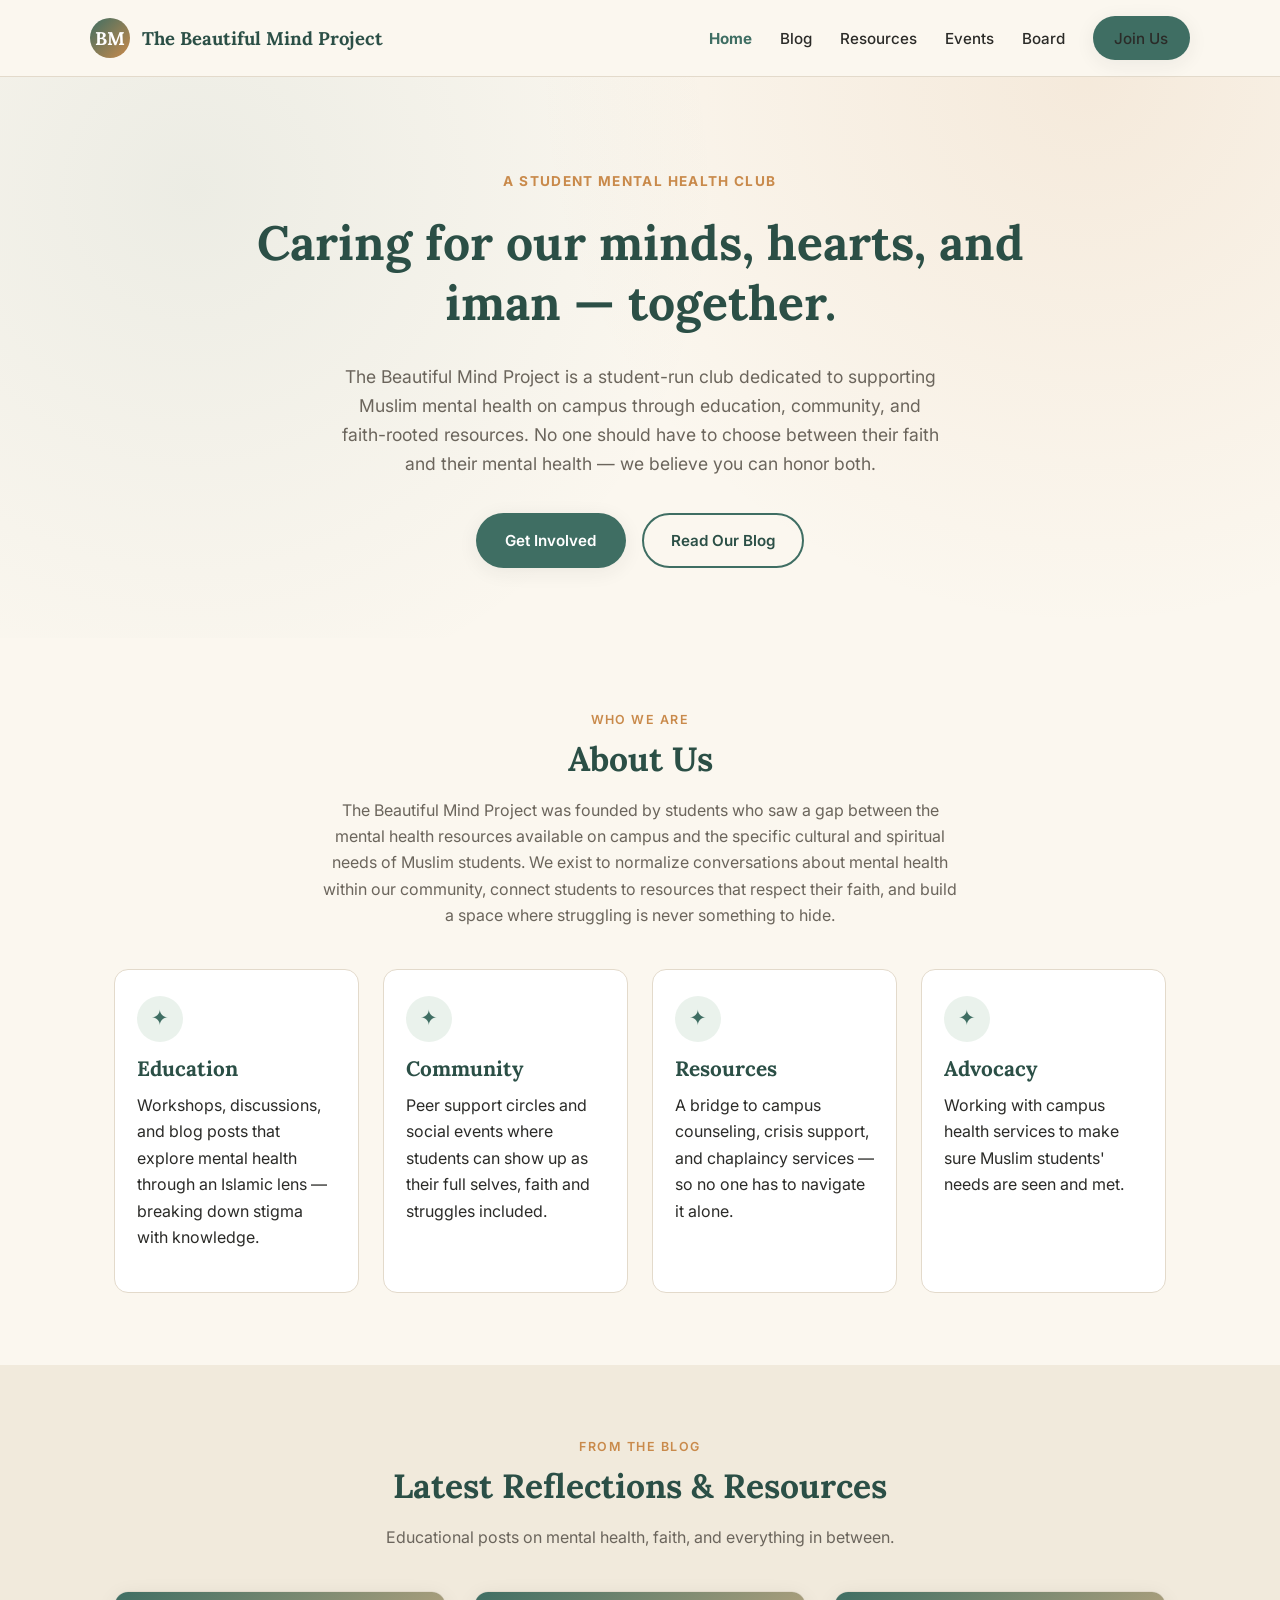
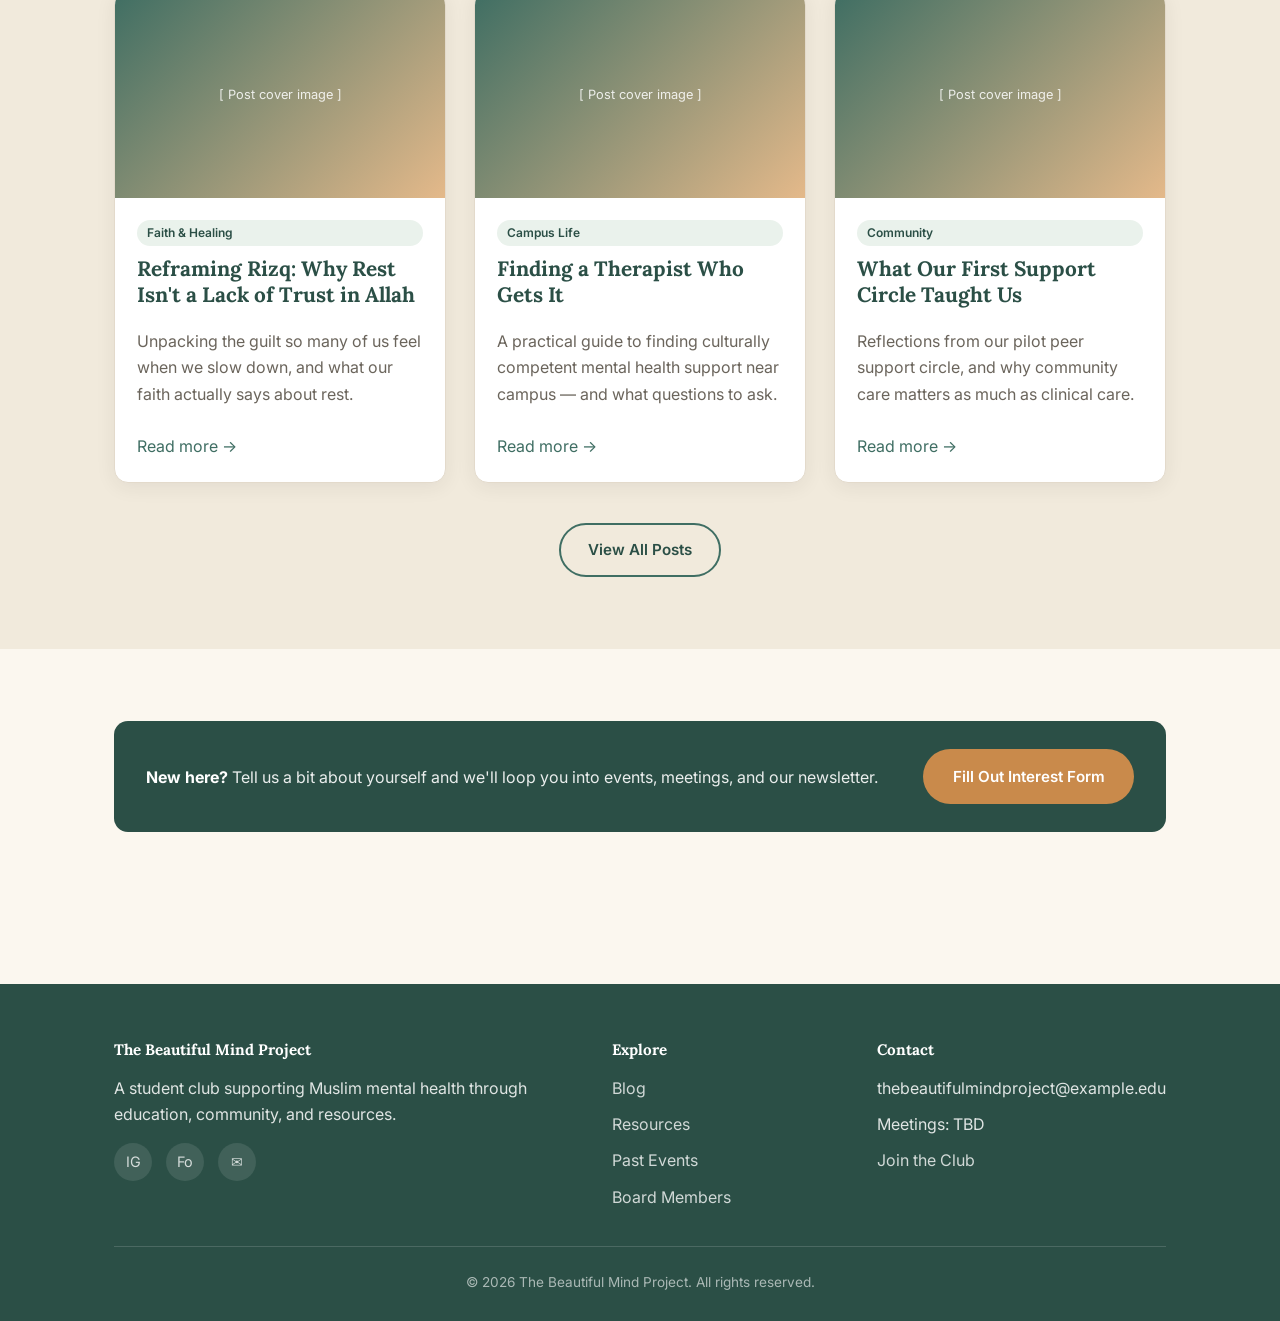
<file: index.html>
<!DOCTYPE html>
<html lang="en">
<head>
<meta charset="UTF-8">
<meta name="viewport" content="width=device-width, initial-scale=1.0">
<title>The Beautiful Mind Project</title>
<meta name="description" content="The Beautiful Mind Project is a student club supporting Muslim mental health through education, community, and faith-centered resources.">
<link rel="preconnect" href="https://fonts.googleapis.com">
<link href="https://fonts.googleapis.com/css2?family=Lora:wght@500;600;700&family=Inter:wght@400;500;600;700&display=swap" rel="stylesheet">
<link rel="stylesheet" href="css/style.css">
</head>
<body>

<header class="site-header">
  <div class="container nav">
    <a href="index.html" class="brand">
      <span class="brand-mark">BM</span>
      The Beautiful Mind Project
    </a>
    <button class="nav-toggle" aria-label="Toggle menu">
      <span></span><span></span><span></span>
    </button>
    <ul class="nav-links">
      <li><a href="index.html" class="active">Home</a></li>
      <li><a href="blog.html">Blog</a></li>
      <li><a href="resources.html">Resources</a></li>
      <li><a href="events.html">Events</a></li>
      <li><a href="board.html">Board</a></li>
      <li><a href="interest-form.html" class="btn btn-primary" style="padding:0.5em 1.3em;">Join Us</a></li>
    </ul>
  </div>
</header>

<section class="hero">
  <div class="container">
    <span class="hero-eyebrow">A student mental health club</span>
    <h1>Caring for our minds, hearts, and iman — together.</h1>
    <p class="hero-sub">
      The Beautiful Mind Project is a student-run club dedicated to supporting Muslim mental
      health on campus through education, community, and faith-rooted resources. No one should
      have to choose between their faith and their mental health — we believe you can honor both.
    </p>
    <div class="hero-actions">
      <a href="interest-form.html" class="btn btn-primary">Get Involved</a>
      <a href="blog.html" class="btn btn-outline">Read Our Blog</a>
    </div>
  </div>
</section>

<section class="section">
  <div class="container">
    <div class="section-header">
      <span class="section-eyebrow">Who We Are</span>
      <h2>About Us</h2>
      <p>
        <!-- PLACEHOLDER: replace with your club's real founding story / mission statement -->
        The Beautiful Mind Project was founded by students who saw a gap between the mental
        health resources available on campus and the specific cultural and spiritual needs of
        Muslim students. We exist to normalize conversations about mental health within our
        community, connect students to resources that respect their faith, and build a space
        where struggling is never something to hide.
      </p>
    </div>

    <div class="pillars">
      <div class="pillar">
        <div class="pillar-icon">✦</div>
        <h3>Education</h3>
        <p>Workshops, discussions, and blog posts that explore mental health through an
        Islamic lens — breaking down stigma with knowledge.</p>
      </div>
      <div class="pillar">
        <div class="pillar-icon">✦</div>
        <h3>Community</h3>
        <p>Peer support circles and social events where students can show up as their full
        selves, faith and struggles included.</p>
      </div>
      <div class="pillar">
        <div class="pillar-icon">✦</div>
        <h3>Resources</h3>
        <p>A bridge to campus counseling, crisis support, and chaplaincy services — so no one
        has to navigate it alone.</p>
      </div>
      <div class="pillar">
        <div class="pillar-icon">✦</div>
        <h3>Advocacy</h3>
        <p>Working with campus health services to make sure Muslim students' needs are seen
        and met.</p>
      </div>
    </div>
  </div>
</section>

<section class="section section-alt">
  <div class="container">
    <div class="section-header">
      <span class="section-eyebrow">From the Blog</span>
      <h2>Latest Reflections &amp; Resources</h2>
      <p>Educational posts on mental health, faith, and everything in between.</p>
    </div>
    <div class="grid">
      <div class="card">
        <div class="card-img">[ Post cover image ]</div>
        <div class="card-body">
          <span class="post-tag">Faith &amp; Healing</span>
          <h3>Reframing Rizq: Why Rest Isn't a Lack of Trust in Allah</h3>
          <p class="post-excerpt">Unpacking the guilt so many of us feel when we slow down,
          and what our faith actually says about rest.</p>
          <a href="blog-post-1.html">Read more →</a>
        </div>
      </div>
      <div class="card">
        <div class="card-img">[ Post cover image ]</div>
        <div class="card-body">
          <span class="post-tag">Campus Life</span>
          <h3>Finding a Therapist Who Gets It</h3>
          <p class="post-excerpt">A practical guide to finding culturally competent mental
          health support near campus — and what questions to ask.</p>
          <a href="blog-post-2.html">Read more →</a>
        </div>
      </div>
      <div class="card">
        <div class="card-img">[ Post cover image ]</div>
        <div class="card-body">
          <span class="post-tag">Community</span>
          <h3>What Our First Support Circle Taught Us</h3>
          <p class="post-excerpt">Reflections from our pilot peer support circle, and why
          community care matters as much as clinical care.</p>
          <a href="blog-post-3.html">Read more →</a>
        </div>
      </div>
    </div>
    <div style="text-align:center; margin-top:40px;">
      <a href="blog.html" class="btn btn-outline">View All Posts</a>
    </div>
  </div>
</section>

<section class="section">
  <div class="container">
    <div class="callout">
      <p><strong>New here?</strong> Tell us a bit about yourself and we'll loop you into events,
      meetings, and our newsletter.</p>
      <a href="interest-form.html" class="btn btn-secondary">Fill Out Interest Form</a>
    </div>
  </div>
</section>

<footer class="site-footer">
  <div class="container">
    <div class="footer-grid">
      <div>
        <h4>The Beautiful Mind Project</h4>
        <p>A student club supporting Muslim mental health through education, community,
        and resources. <!-- PLACEHOLDER: add campus/university name --></p>
        <div class="social-row">
          <a href="#" aria-label="Instagram"><!-- PLACEHOLDER: real Instagram link -->IG</a>
          <a href="#" aria-label="Discord / Forum"><!-- PLACEHOLDER: real Discord/forum link -->Fo</a>
          <a href="mailto:thebeautifulmindproject@example.edu" aria-label="Email">✉</a>
        </div>
      </div>
      <div>
        <h4>Explore</h4>
        <ul class="footer-links">
          <li><a href="blog.html">Blog</a></li>
          <li><a href="resources.html">Resources</a></li>
          <li><a href="events.html">Past Events</a></li>
          <li><a href="board.html">Board Members</a></li>
        </ul>
      </div>
      <div>
        <h4>Contact</h4>
        <ul class="footer-links">
          <li><!-- PLACEHOLDER: real contact email -->thebeautifulmindproject@example.edu</li>
          <li><!-- PLACEHOLDER: meeting time/location -->Meetings: TBD</li>
          <li><a href="interest-form.html">Join the Club</a></li>
        </ul>
      </div>
    </div>
    <div class="footer-bottom">
      © 2026 The Beautiful Mind Project. All rights reserved.
    </div>
  </div>
</footer>

<script src="js/main.js"></script>
</body>
</html>
</file>
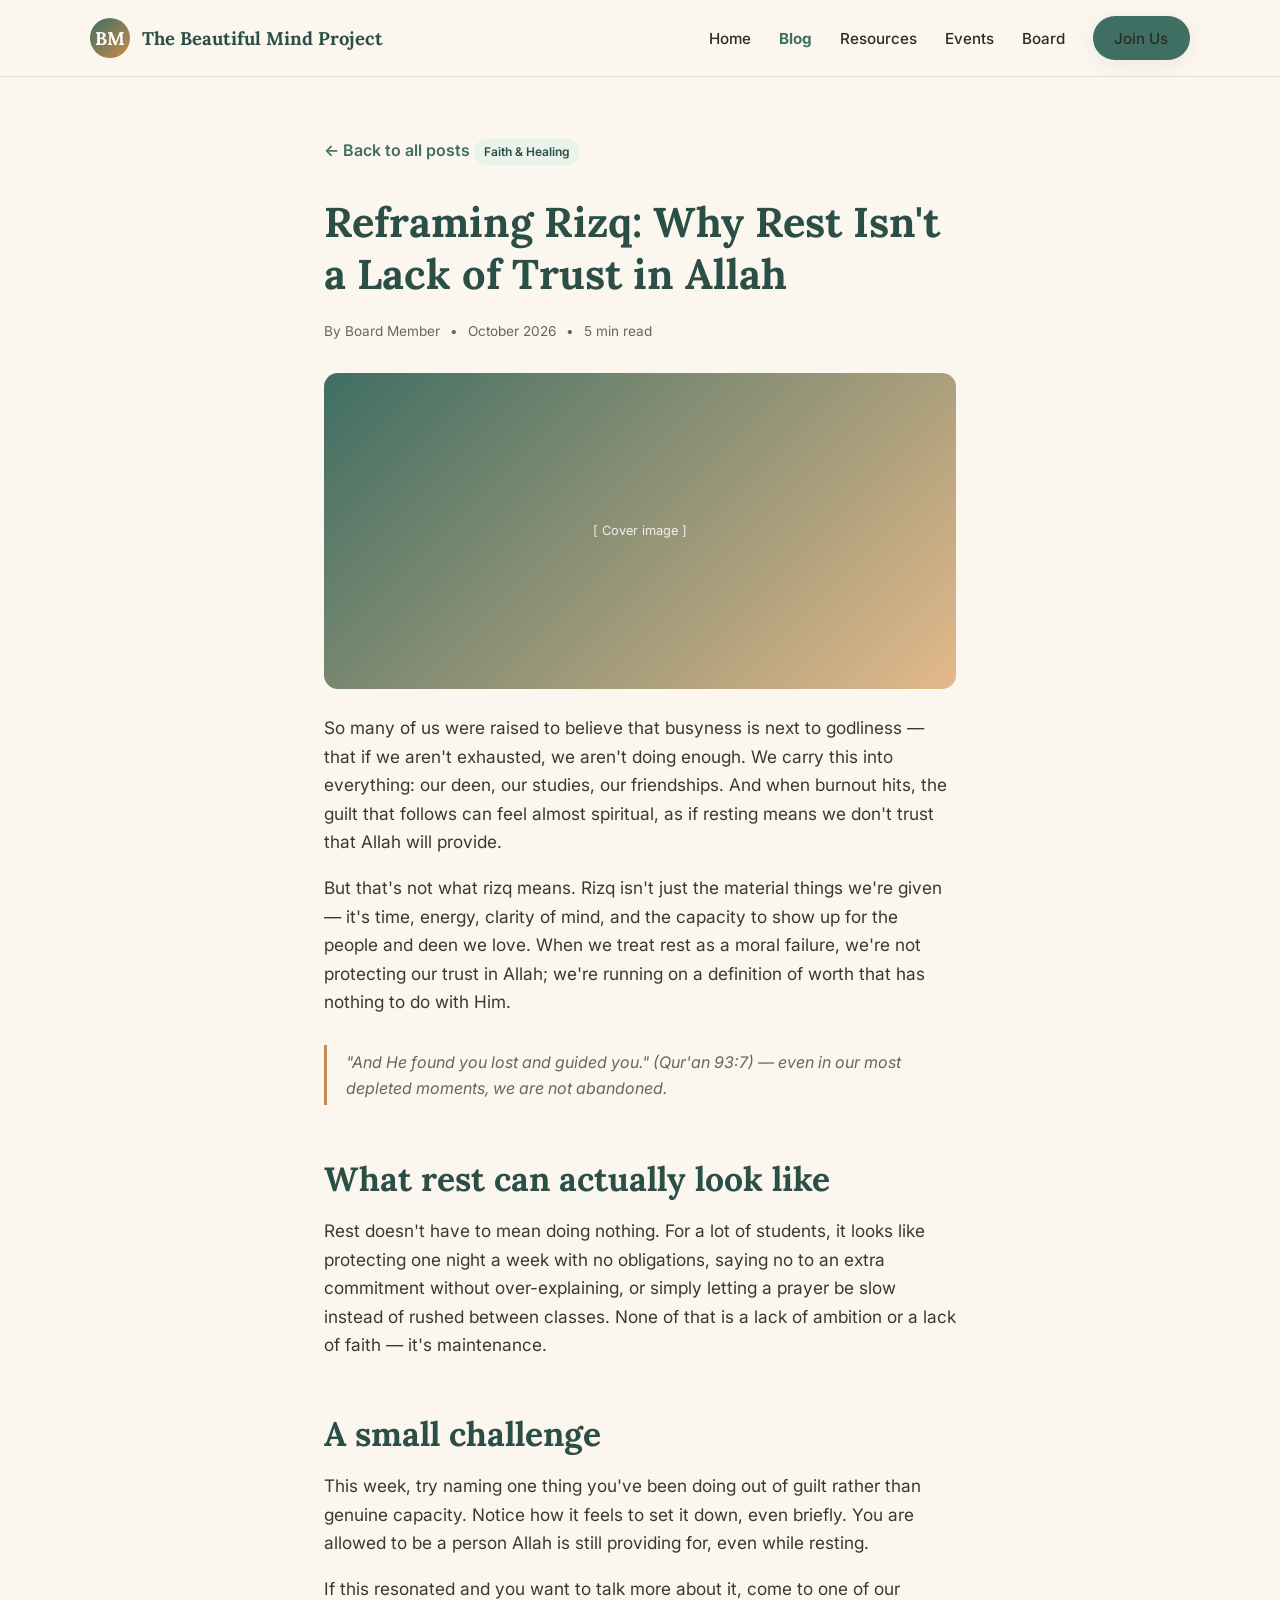
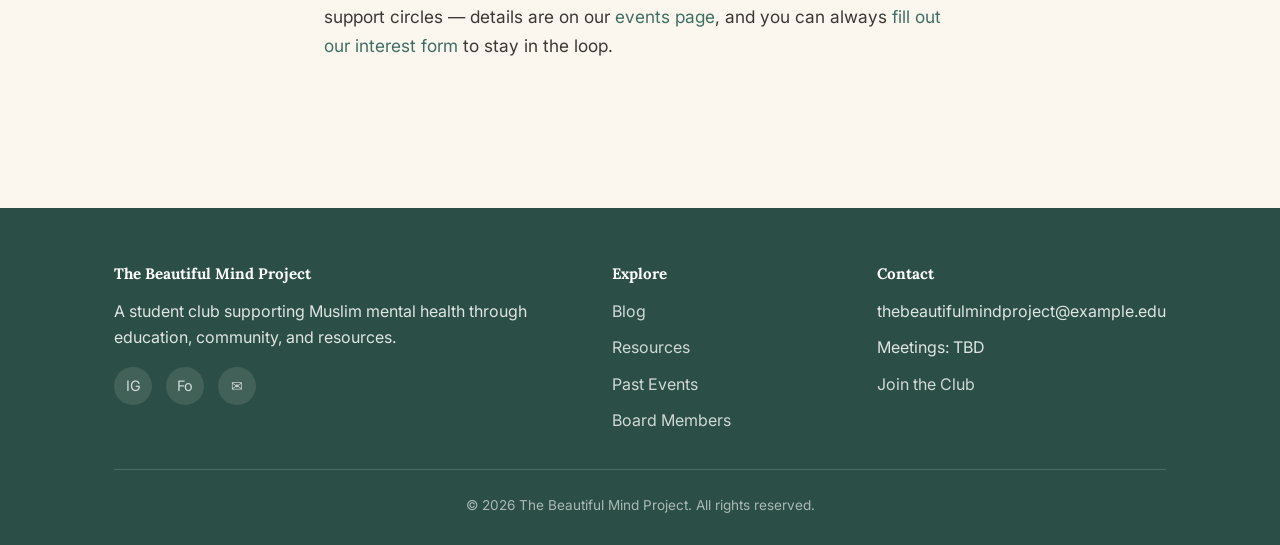
<file: blog-post-1.html>
<!DOCTYPE html>
<html lang="en">
<head>
<meta charset="UTF-8">
<meta name="viewport" content="width=device-width, initial-scale=1.0">
<title>Reframing Rizq — The Beautiful Mind Project</title>
<link rel="preconnect" href="https://fonts.googleapis.com">
<link href="https://fonts.googleapis.com/css2?family=Lora:wght@500;600;700&family=Inter:wght@400;500;600;700&display=swap" rel="stylesheet">
<link rel="stylesheet" href="css/style.css">
</head>
<body>

<header class="site-header">
  <div class="container nav">
    <a href="index.html" class="brand">
      <span class="brand-mark">BM</span>
      The Beautiful Mind Project
    </a>
    <button class="nav-toggle" aria-label="Toggle menu">
      <span></span><span></span><span></span>
    </button>
    <ul class="nav-links">
      <li><a href="index.html">Home</a></li>
      <li><a href="blog.html" class="active">Blog</a></li>
      <li><a href="resources.html">Resources</a></li>
      <li><a href="events.html">Events</a></li>
      <li><a href="board.html">Board</a></li>
      <li><a href="interest-form.html" class="btn btn-primary" style="padding:0.5em 1.3em;">Join Us</a></li>
    </ul>
  </div>
</header>

<article class="post-article">
  <a href="blog.html" class="back-link">← Back to all posts</a>
  <span class="post-tag">Faith &amp; Healing</span>
  <h1>Reframing Rizq: Why Rest Isn't a Lack of Trust in Allah</h1>
  <div class="post-meta"><span>By Board Member</span><span>•</span><span>October 2026</span><span>•</span><span>5 min read</span></div>

  <div class="card-img cover-placeholder">[ Cover image ]</div>

  <p>
    <!-- PLACEHOLDER COPY: replace this entire post with your own writing -->
    So many of us were raised to believe that busyness is next to godliness — that if we aren't
    exhausted, we aren't doing enough. We carry this into everything: our deen, our studies, our
    friendships. And when burnout hits, the guilt that follows can feel almost spiritual, as if
    resting means we don't trust that Allah will provide.
  </p>
  <p>
    But that's not what rizq means. Rizq isn't just the material things we're given — it's time,
    energy, clarity of mind, and the capacity to show up for the people and deen we love. When we
    treat rest as a moral failure, we're not protecting our trust in Allah; we're running on a
    definition of worth that has nothing to do with Him.
  </p>
  <blockquote>
    "And He found you lost and guided you." (Qur'an 93:7) — even in our most depleted moments, we
    are not abandoned.
  </blockquote>
  <h2>What rest can actually look like</h2>
  <p>
    Rest doesn't have to mean doing nothing. For a lot of students, it looks like protecting one
    night a week with no obligations, saying no to an extra commitment without over-explaining,
    or simply letting a prayer be slow instead of rushed between classes. None of that is a lack
    of ambition or a lack of faith — it's maintenance.
  </p>
  <h2>A small challenge</h2>
  <p>
    This week, try naming one thing you've been doing out of guilt rather than genuine capacity.
    Notice how it feels to set it down, even briefly. You are allowed to be a person Allah is
    still providing for, even while resting.
  </p>
  <p>
    If this resonated and you want to talk more about it, come to one of our support circles —
    details are on our <a href="events.html">events page</a>, and you can always
    <a href="interest-form.html">fill out our interest form</a> to stay in the loop.
  </p>
</article>

<footer class="site-footer">
  <div class="container">
    <div class="footer-grid">
      <div>
        <h4>The Beautiful Mind Project</h4>
        <p>A student club supporting Muslim mental health through education, community,
        and resources.</p>
        <div class="social-row">
          <a href="#" aria-label="Instagram">IG</a>
          <a href="#" aria-label="Discord / Forum">Fo</a>
          <a href="mailto:thebeautifulmindproject@example.edu" aria-label="Email">✉</a>
        </div>
      </div>
      <div>
        <h4>Explore</h4>
        <ul class="footer-links">
          <li><a href="blog.html">Blog</a></li>
          <li><a href="resources.html">Resources</a></li>
          <li><a href="events.html">Past Events</a></li>
          <li><a href="board.html">Board Members</a></li>
        </ul>
      </div>
      <div>
        <h4>Contact</h4>
        <ul class="footer-links">
          <li>thebeautifulmindproject@example.edu</li>
          <li>Meetings: TBD</li>
          <li><a href="interest-form.html">Join the Club</a></li>
        </ul>
      </div>
    </div>
    <div class="footer-bottom">
      © 2026 The Beautiful Mind Project. All rights reserved.
    </div>
  </div>
</footer>

<script src="js/main.js"></script>
</body>
</html>
</file>
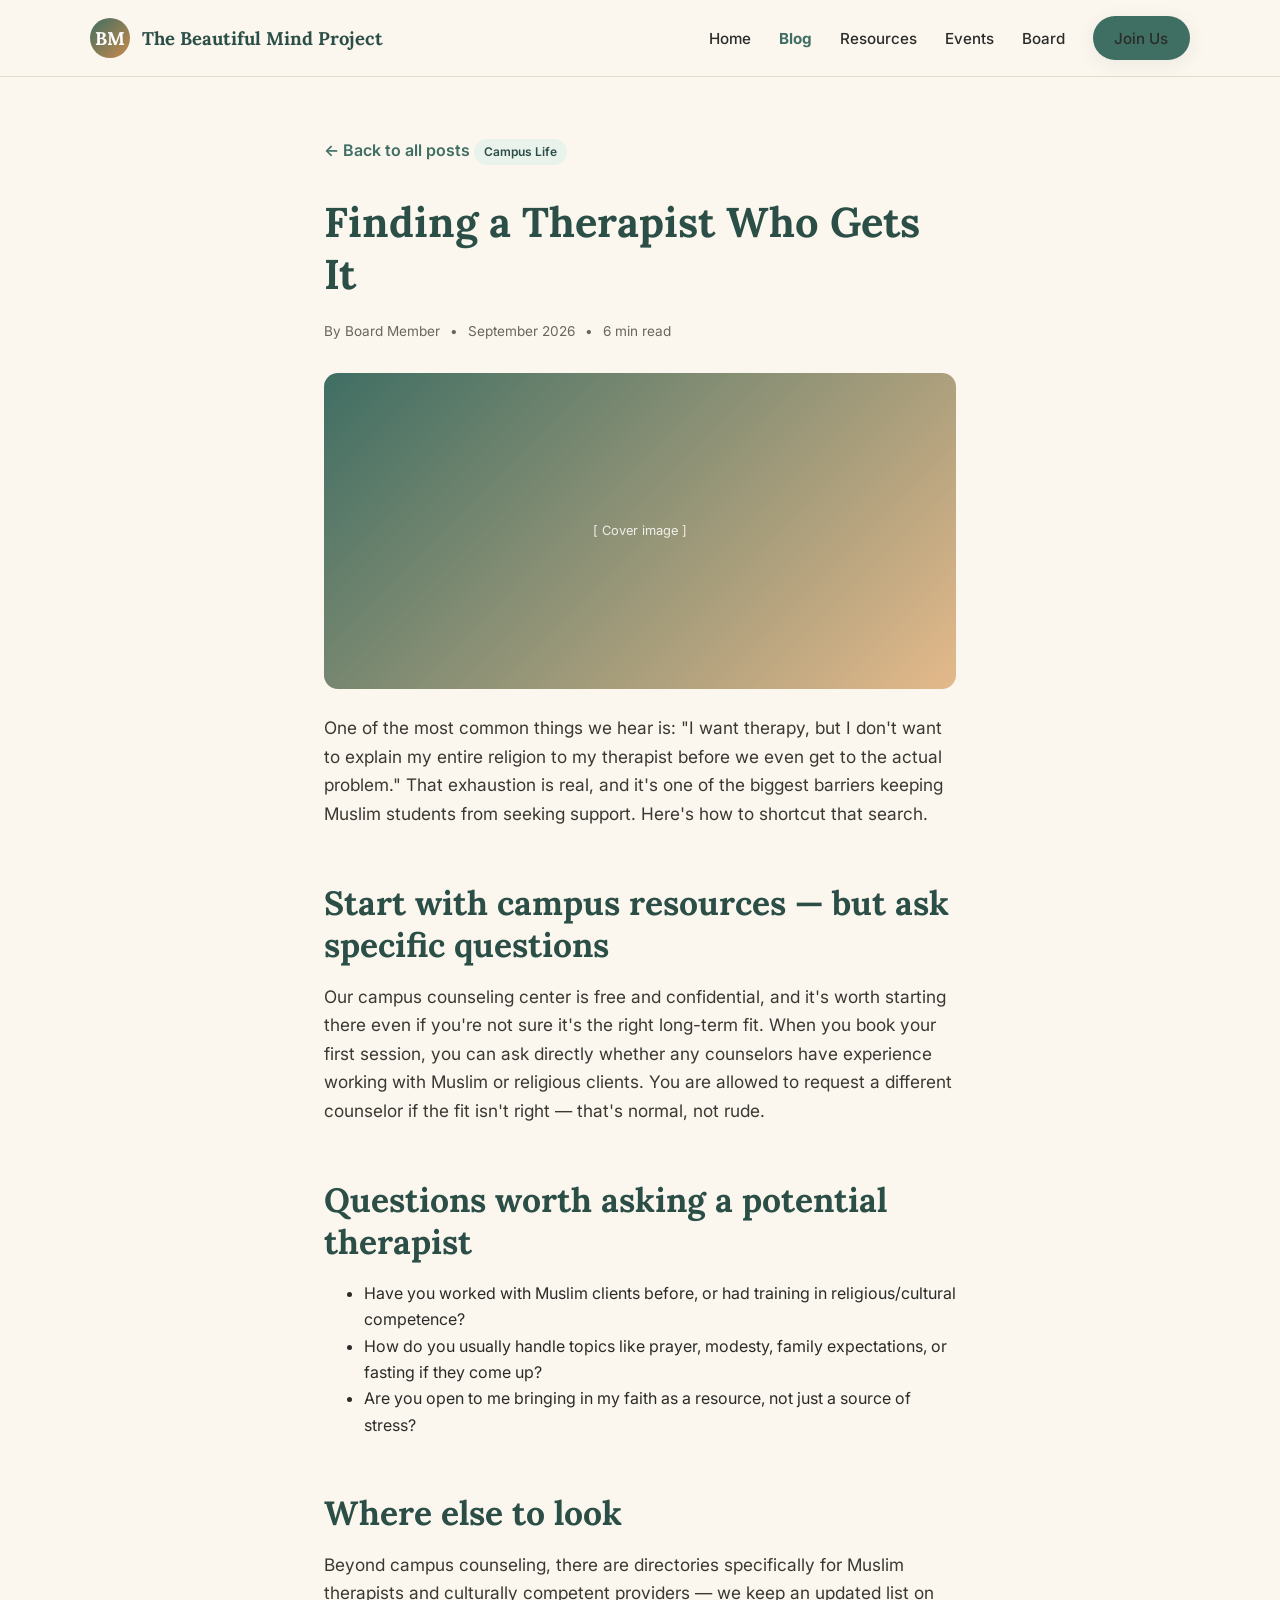
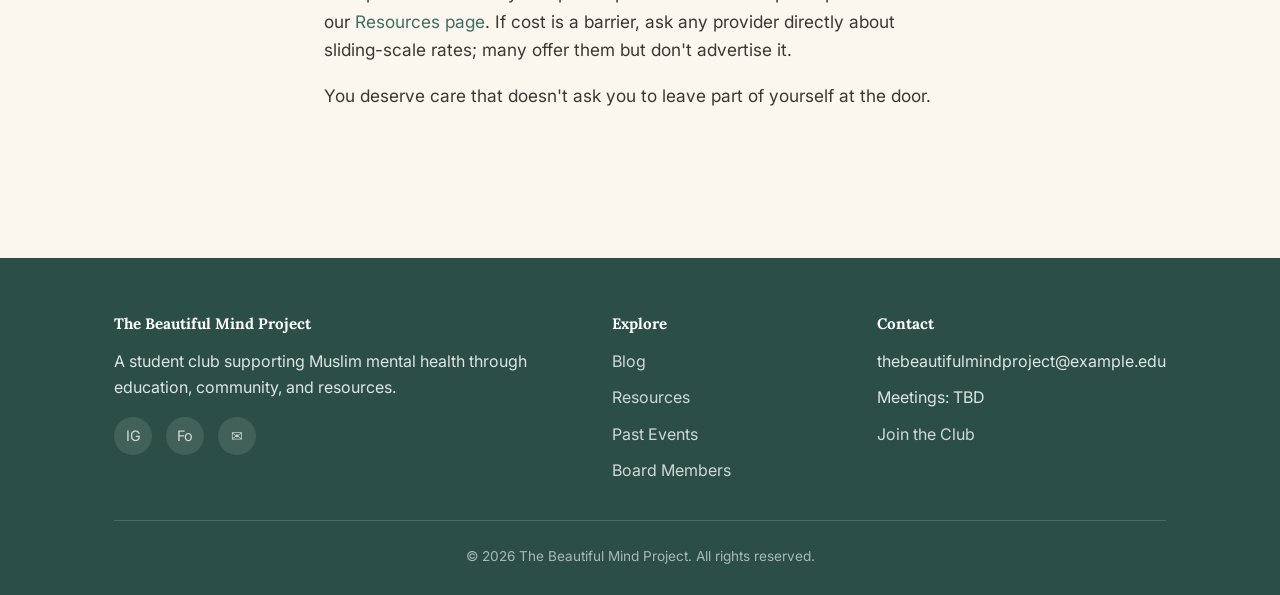
<file: blog-post-2.html>
<!DOCTYPE html>
<html lang="en">
<head>
<meta charset="UTF-8">
<meta name="viewport" content="width=device-width, initial-scale=1.0">
<title>Finding a Therapist Who Gets It — The Beautiful Mind Project</title>
<link rel="preconnect" href="https://fonts.googleapis.com">
<link href="https://fonts.googleapis.com/css2?family=Lora:wght@500;600;700&family=Inter:wght@400;500;600;700&display=swap" rel="stylesheet">
<link rel="stylesheet" href="css/style.css">
</head>
<body>

<header class="site-header">
  <div class="container nav">
    <a href="index.html" class="brand">
      <span class="brand-mark">BM</span>
      The Beautiful Mind Project
    </a>
    <button class="nav-toggle" aria-label="Toggle menu">
      <span></span><span></span><span></span>
    </button>
    <ul class="nav-links">
      <li><a href="index.html">Home</a></li>
      <li><a href="blog.html" class="active">Blog</a></li>
      <li><a href="resources.html">Resources</a></li>
      <li><a href="events.html">Events</a></li>
      <li><a href="board.html">Board</a></li>
      <li><a href="interest-form.html" class="btn btn-primary" style="padding:0.5em 1.3em;">Join Us</a></li>
    </ul>
  </div>
</header>

<article class="post-article">
  <a href="blog.html" class="back-link">← Back to all posts</a>
  <span class="post-tag">Campus Life</span>
  <h1>Finding a Therapist Who Gets It</h1>
  <div class="post-meta"><span>By Board Member</span><span>•</span><span>September 2026</span><span>•</span><span>6 min read</span></div>

  <div class="card-img cover-placeholder">[ Cover image ]</div>

  <p>
    <!-- PLACEHOLDER COPY: replace this entire post with your own writing -->
    One of the most common things we hear is: "I want therapy, but I don't want to explain my
    entire religion to my therapist before we even get to the actual problem." That exhaustion is
    real, and it's one of the biggest barriers keeping Muslim students from seeking support. Here's
    how to shortcut that search.
  </p>
  <h2>Start with campus resources — but ask specific questions</h2>
  <p>
    Our campus counseling center is free and confidential, and it's worth starting there even if
    you're not sure it's the right long-term fit. When you book your first session, you can ask
    directly whether any counselors have experience working with Muslim or religious clients. You
    are allowed to request a different counselor if the fit isn't right — that's normal, not rude.
  </p>
  <h2>Questions worth asking a potential therapist</h2>
  <ul>
    <li>Have you worked with Muslim clients before, or had training in religious/cultural competence?</li>
    <li>How do you usually handle topics like prayer, modesty, family expectations, or fasting if they come up?</li>
    <li>Are you open to me bringing in my faith as a resource, not just a source of stress?</li>
  </ul>
  <h2>Where else to look</h2>
  <p>
    Beyond campus counseling, there are directories specifically for Muslim therapists and
    culturally competent providers — we keep an updated list on our
    <a href="resources.html">Resources page</a>. If cost is a barrier, ask any provider directly
    about sliding-scale rates; many offer them but don't advertise it.
  </p>
  <p>
    You deserve care that doesn't ask you to leave part of yourself at the door.
  </p>
</article>

<footer class="site-footer">
  <div class="container">
    <div class="footer-grid">
      <div>
        <h4>The Beautiful Mind Project</h4>
        <p>A student club supporting Muslim mental health through education, community,
        and resources.</p>
        <div class="social-row">
          <a href="#" aria-label="Instagram">IG</a>
          <a href="#" aria-label="Discord / Forum">Fo</a>
          <a href="mailto:thebeautifulmindproject@example.edu" aria-label="Email">✉</a>
        </div>
      </div>
      <div>
        <h4>Explore</h4>
        <ul class="footer-links">
          <li><a href="blog.html">Blog</a></li>
          <li><a href="resources.html">Resources</a></li>
          <li><a href="events.html">Past Events</a></li>
          <li><a href="board.html">Board Members</a></li>
        </ul>
      </div>
      <div>
        <h4>Contact</h4>
        <ul class="footer-links">
          <li>thebeautifulmindproject@example.edu</li>
          <li>Meetings: TBD</li>
          <li><a href="interest-form.html">Join the Club</a></li>
        </ul>
      </div>
    </div>
    <div class="footer-bottom">
      © 2026 The Beautiful Mind Project. All rights reserved.
    </div>
  </div>
</footer>

<script src="js/main.js"></script>
</body>
</html>
</file>
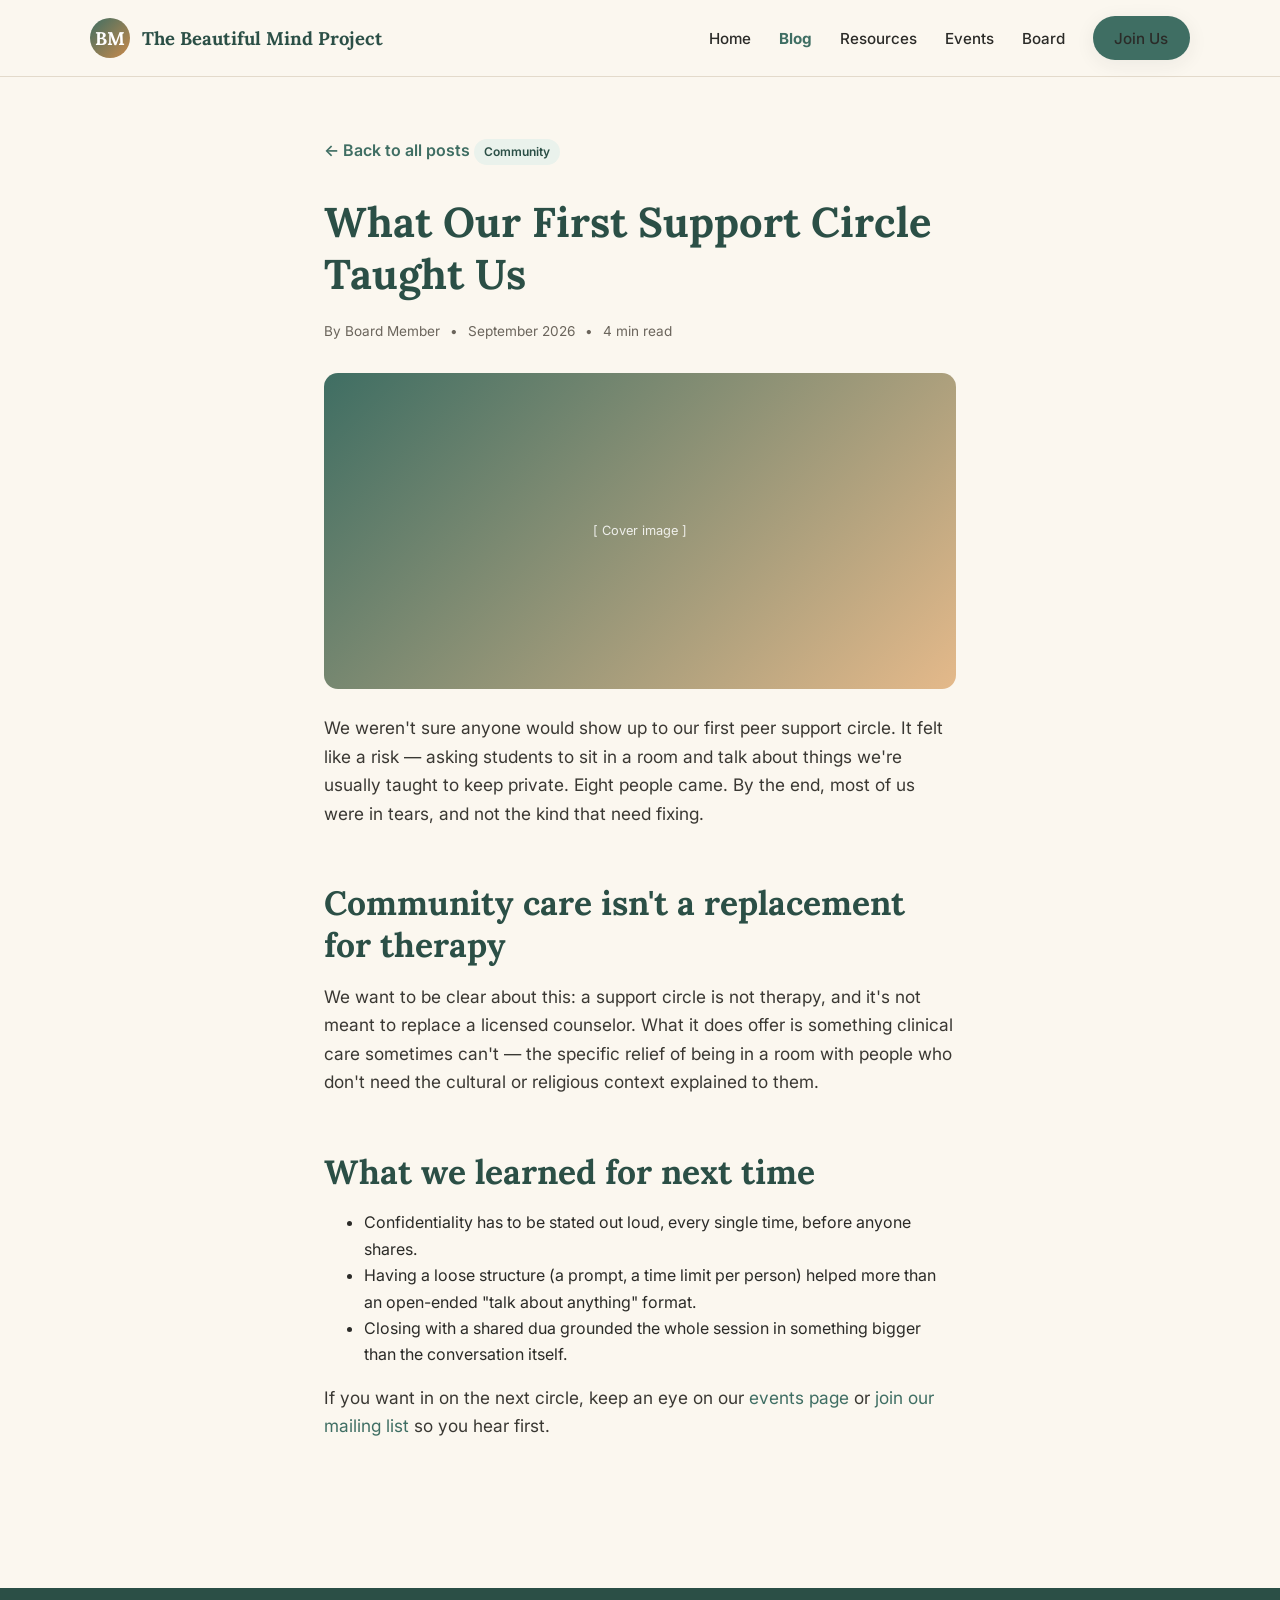
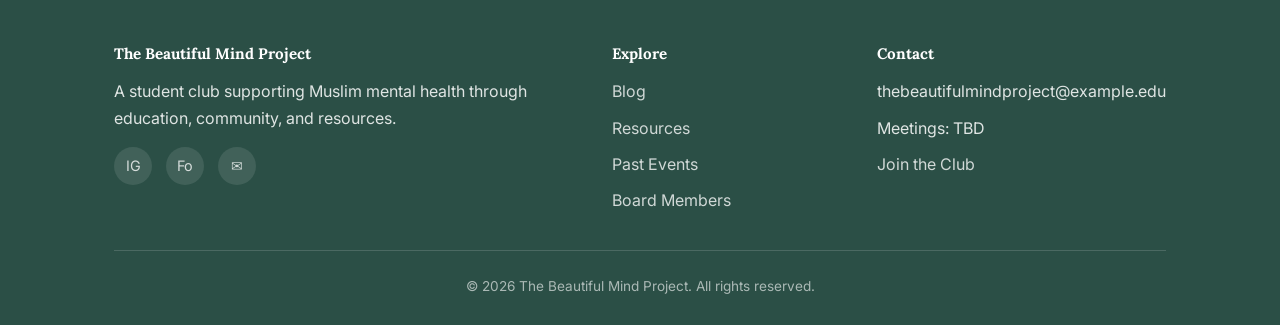
<file: blog-post-3.html>
<!DOCTYPE html>
<html lang="en">
<head>
<meta charset="UTF-8">
<meta name="viewport" content="width=device-width, initial-scale=1.0">
<title>What Our First Support Circle Taught Us — The Beautiful Mind Project</title>
<link rel="preconnect" href="https://fonts.googleapis.com">
<link href="https://fonts.googleapis.com/css2?family=Lora:wght@500;600;700&family=Inter:wght@400;500;600;700&display=swap" rel="stylesheet">
<link rel="stylesheet" href="css/style.css">
</head>
<body>

<header class="site-header">
  <div class="container nav">
    <a href="index.html" class="brand">
      <span class="brand-mark">BM</span>
      The Beautiful Mind Project
    </a>
    <button class="nav-toggle" aria-label="Toggle menu">
      <span></span><span></span><span></span>
    </button>
    <ul class="nav-links">
      <li><a href="index.html">Home</a></li>
      <li><a href="blog.html" class="active">Blog</a></li>
      <li><a href="resources.html">Resources</a></li>
      <li><a href="events.html">Events</a></li>
      <li><a href="board.html">Board</a></li>
      <li><a href="interest-form.html" class="btn btn-primary" style="padding:0.5em 1.3em;">Join Us</a></li>
    </ul>
  </div>
</header>

<article class="post-article">
  <a href="blog.html" class="back-link">← Back to all posts</a>
  <span class="post-tag">Community</span>
  <h1>What Our First Support Circle Taught Us</h1>
  <div class="post-meta"><span>By Board Member</span><span>•</span><span>September 2026</span><span>•</span><span>4 min read</span></div>

  <div class="card-img cover-placeholder">[ Cover image ]</div>

  <p>
    <!-- PLACEHOLDER COPY: replace this entire post with your own writing -->
    We weren't sure anyone would show up to our first peer support circle. It felt like a risk —
    asking students to sit in a room and talk about things we're usually taught to keep private.
    Eight people came. By the end, most of us were in tears, and not the kind that need fixing.
  </p>
  <h2>Community care isn't a replacement for therapy</h2>
  <p>
    We want to be clear about this: a support circle is not therapy, and it's not meant to
    replace a licensed counselor. What it does offer is something clinical care sometimes can't —
    the specific relief of being in a room with people who don't need the cultural or religious
    context explained to them.
  </p>
  <h2>What we learned for next time</h2>
  <ul>
    <li>Confidentiality has to be stated out loud, every single time, before anyone shares.</li>
    <li>Having a loose structure (a prompt, a time limit per person) helped more than an
    open-ended "talk about anything" format.</li>
    <li>Closing with a shared dua grounded the whole session in something bigger than the
    conversation itself.</li>
  </ul>
  <p>
    If you want in on the next circle, keep an eye on our <a href="events.html">events page</a> or
    <a href="interest-form.html">join our mailing list</a> so you hear first.
  </p>
</article>

<footer class="site-footer">
  <div class="container">
    <div class="footer-grid">
      <div>
        <h4>The Beautiful Mind Project</h4>
        <p>A student club supporting Muslim mental health through education, community,
        and resources.</p>
        <div class="social-row">
          <a href="#" aria-label="Instagram">IG</a>
          <a href="#" aria-label="Discord / Forum">Fo</a>
          <a href="mailto:thebeautifulmindproject@example.edu" aria-label="Email">✉</a>
        </div>
      </div>
      <div>
        <h4>Explore</h4>
        <ul class="footer-links">
          <li><a href="blog.html">Blog</a></li>
          <li><a href="resources.html">Resources</a></li>
          <li><a href="events.html">Past Events</a></li>
          <li><a href="board.html">Board Members</a></li>
        </ul>
      </div>
      <div>
        <h4>Contact</h4>
        <ul class="footer-links">
          <li>thebeautifulmindproject@example.edu</li>
          <li>Meetings: TBD</li>
          <li><a href="interest-form.html">Join the Club</a></li>
        </ul>
      </div>
    </div>
    <div class="footer-bottom">
      © 2026 The Beautiful Mind Project. All rights reserved.
    </div>
  </div>
</footer>

<script src="js/main.js"></script>
</body>
</html>
</file>
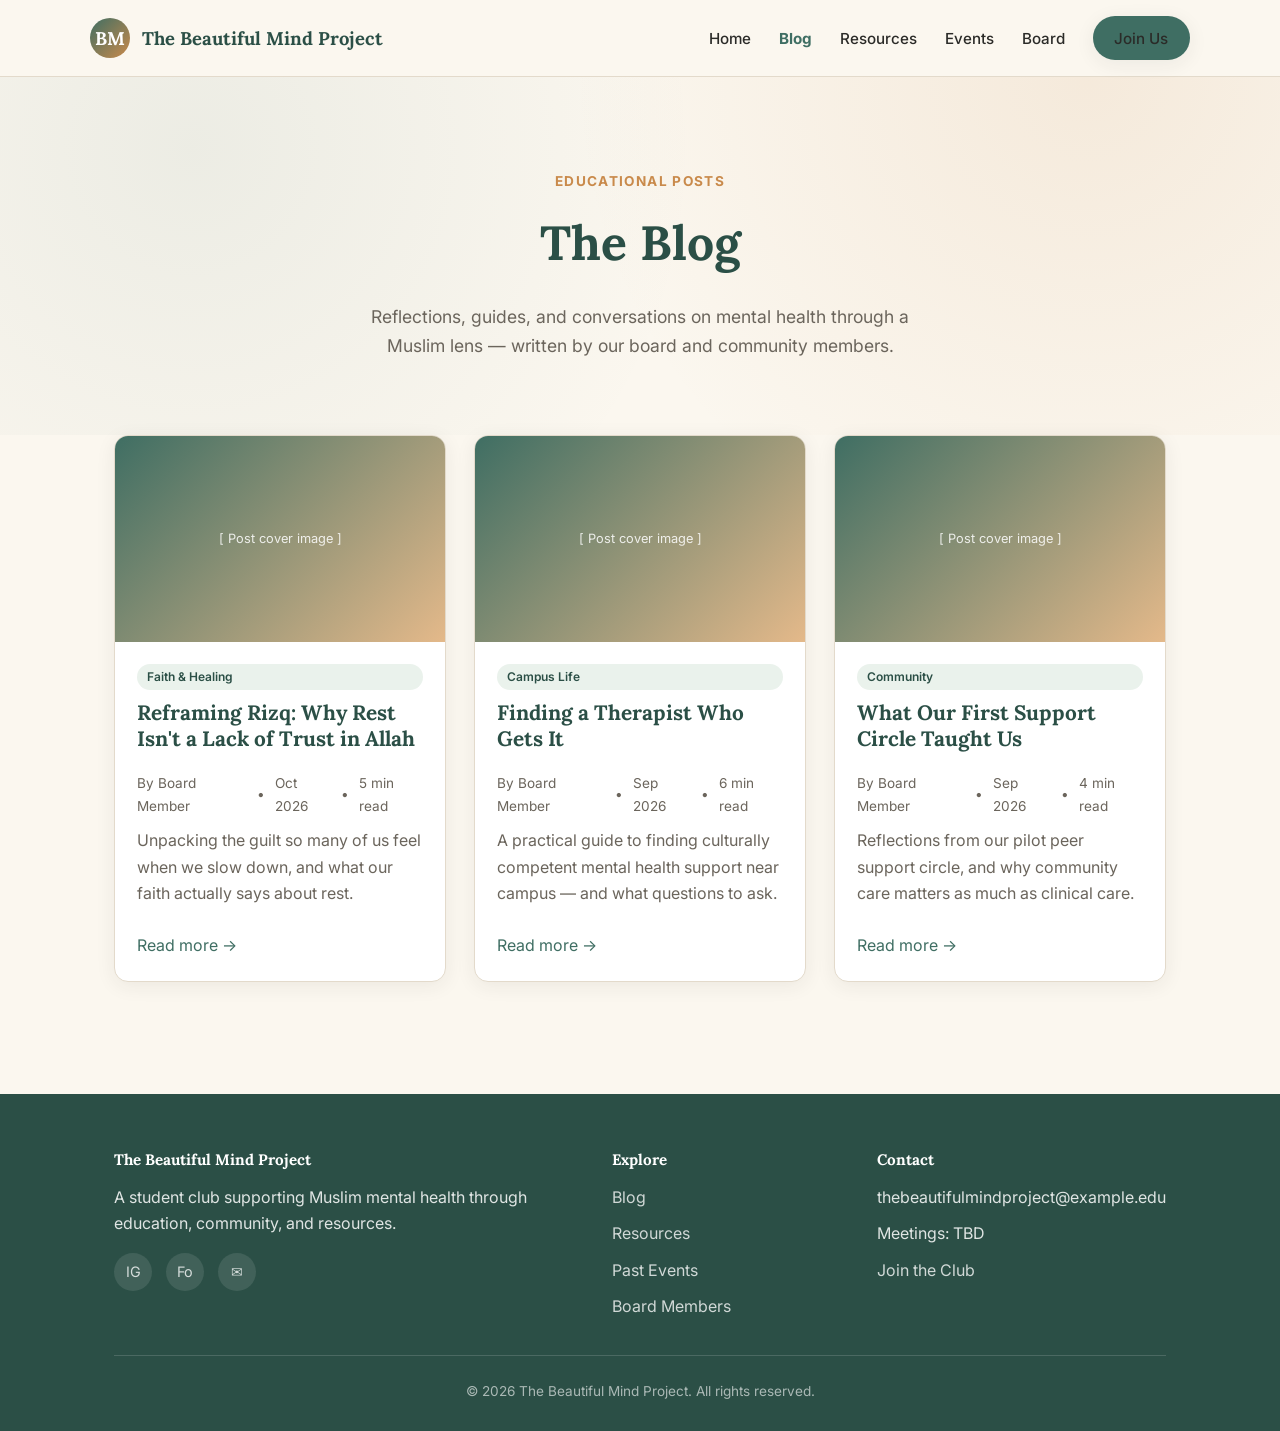
<file: blog.html>
<!DOCTYPE html>
<html lang="en">
<head>
<meta charset="UTF-8">
<meta name="viewport" content="width=device-width, initial-scale=1.0">
<title>Blog — The Beautiful Mind Project</title>
<link rel="preconnect" href="https://fonts.googleapis.com">
<link href="https://fonts.googleapis.com/css2?family=Lora:wght@500;600;700&family=Inter:wght@400;500;600;700&display=swap" rel="stylesheet">
<link rel="stylesheet" href="css/style.css">
</head>
<body>

<header class="site-header">
  <div class="container nav">
    <a href="index.html" class="brand">
      <span class="brand-mark">BM</span>
      The Beautiful Mind Project
    </a>
    <button class="nav-toggle" aria-label="Toggle menu">
      <span></span><span></span><span></span>
    </button>
    <ul class="nav-links">
      <li><a href="index.html">Home</a></li>
      <li><a href="blog.html" class="active">Blog</a></li>
      <li><a href="resources.html">Resources</a></li>
      <li><a href="events.html">Events</a></li>
      <li><a href="board.html">Board</a></li>
      <li><a href="interest-form.html" class="btn btn-primary" style="padding:0.5em 1.3em;">Join Us</a></li>
    </ul>
  </div>
</header>

<section class="hero" style="padding-bottom:40px;">
  <div class="container">
    <span class="hero-eyebrow">Educational Posts</span>
    <h1>The Blog</h1>
    <p class="hero-sub">Reflections, guides, and conversations on mental health through a
    Muslim lens — written by our board and community members.</p>
  </div>
</section>

<section class="section" style="padding-top:0;">
  <div class="container">
    <div class="grid">

      <div class="card">
        <div class="card-img">[ Post cover image ]</div>
        <div class="card-body">
          <span class="post-tag">Faith &amp; Healing</span>
          <h3>Reframing Rizq: Why Rest Isn't a Lack of Trust in Allah</h3>
          <div class="post-meta"><span>By Board Member</span><span>•</span><span>Oct 2026</span><span>•</span><span>5 min read</span></div>
          <p class="post-excerpt">Unpacking the guilt so many of us feel when we slow down,
          and what our faith actually says about rest.</p>
          <a href="blog-post-1.html">Read more →</a>
        </div>
      </div>

      <div class="card">
        <div class="card-img">[ Post cover image ]</div>
        <div class="card-body">
          <span class="post-tag">Campus Life</span>
          <h3>Finding a Therapist Who Gets It</h3>
          <div class="post-meta"><span>By Board Member</span><span>•</span><span>Sep 2026</span><span>•</span><span>6 min read</span></div>
          <p class="post-excerpt">A practical guide to finding culturally competent mental
          health support near campus — and what questions to ask.</p>
          <a href="blog-post-2.html">Read more →</a>
        </div>
      </div>

      <div class="card">
        <div class="card-img">[ Post cover image ]</div>
        <div class="card-body">
          <span class="post-tag">Community</span>
          <h3>What Our First Support Circle Taught Us</h3>
          <div class="post-meta"><span>By Board Member</span><span>•</span><span>Sep 2026</span><span>•</span><span>4 min read</span></div>
          <p class="post-excerpt">Reflections from our pilot peer support circle, and why
          community care matters as much as clinical care.</p>
          <a href="blog-post-3.html">Read more →</a>
        </div>
      </div>

      <!-- PLACEHOLDER: duplicate a .card block above for each new post you publish -->

    </div>
  </div>
</section>

<footer class="site-footer">
  <div class="container">
    <div class="footer-grid">
      <div>
        <h4>The Beautiful Mind Project</h4>
        <p>A student club supporting Muslim mental health through education, community,
        and resources.</p>
        <div class="social-row">
          <a href="#" aria-label="Instagram">IG</a>
          <a href="#" aria-label="Discord / Forum">Fo</a>
          <a href="mailto:thebeautifulmindproject@example.edu" aria-label="Email">✉</a>
        </div>
      </div>
      <div>
        <h4>Explore</h4>
        <ul class="footer-links">
          <li><a href="blog.html">Blog</a></li>
          <li><a href="resources.html">Resources</a></li>
          <li><a href="events.html">Past Events</a></li>
          <li><a href="board.html">Board Members</a></li>
        </ul>
      </div>
      <div>
        <h4>Contact</h4>
        <ul class="footer-links">
          <li>thebeautifulmindproject@example.edu</li>
          <li>Meetings: TBD</li>
          <li><a href="interest-form.html">Join the Club</a></li>
        </ul>
      </div>
    </div>
    <div class="footer-bottom">
      © 2026 The Beautiful Mind Project. All rights reserved.
    </div>
  </div>
</footer>

<script src="js/main.js"></script>
</body>
</html>
</file>
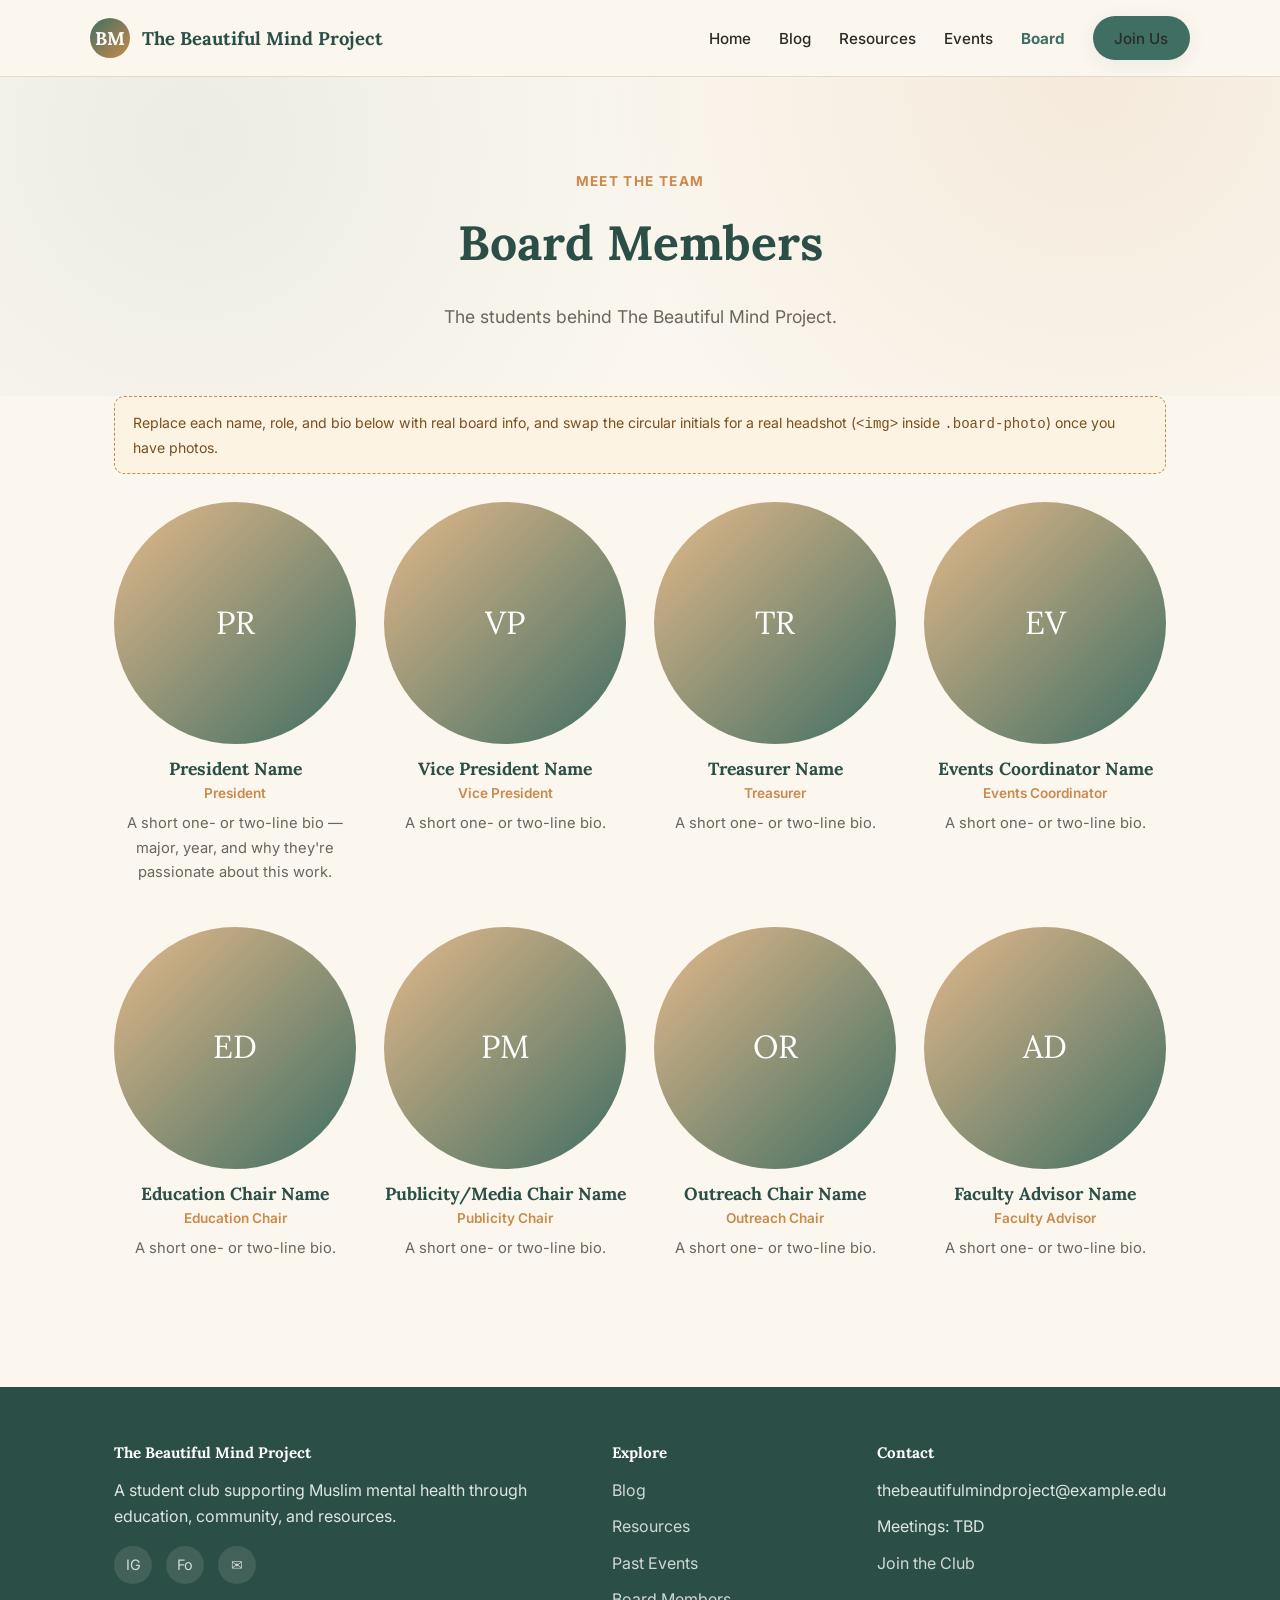
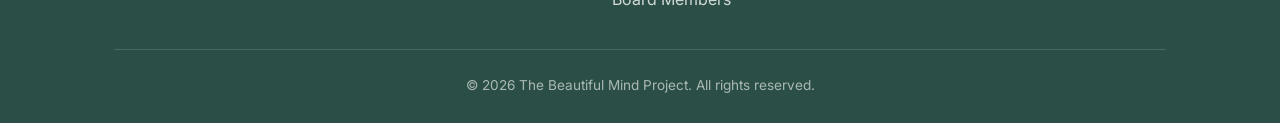
<file: board.html>
<!DOCTYPE html>
<html lang="en">
<head>
<meta charset="UTF-8">
<meta name="viewport" content="width=device-width, initial-scale=1.0">
<title>Board Members — The Beautiful Mind Project</title>
<link rel="preconnect" href="https://fonts.googleapis.com">
<link href="https://fonts.googleapis.com/css2?family=Lora:wght@500;600;700&family=Inter:wght@400;500;600;700&display=swap" rel="stylesheet">
<link rel="stylesheet" href="css/style.css">
</head>
<body>

<header class="site-header">
  <div class="container nav">
    <a href="index.html" class="brand">
      <span class="brand-mark">BM</span>
      The Beautiful Mind Project
    </a>
    <button class="nav-toggle" aria-label="Toggle menu">
      <span></span><span></span><span></span>
    </button>
    <ul class="nav-links">
      <li><a href="index.html">Home</a></li>
      <li><a href="blog.html">Blog</a></li>
      <li><a href="resources.html">Resources</a></li>
      <li><a href="events.html">Events</a></li>
      <li><a href="board.html" class="active">Board</a></li>
      <li><a href="interest-form.html" class="btn btn-primary" style="padding:0.5em 1.3em;">Join Us</a></li>
    </ul>
  </div>
</header>

<section class="hero" style="padding-bottom:30px;">
  <div class="container">
    <span class="hero-eyebrow">Meet the Team</span>
    <h1>Board Members</h1>
    <p class="hero-sub">The students behind The Beautiful Mind Project.</p>
  </div>
</section>

<section class="section" style="padding-top:0;">
  <div class="container">

    <div class="placeholder-note">
      Replace each name, role, and bio below with real board info, and swap the circular
      initials for a real headshot (<code>&lt;img&gt;</code> inside <code>.board-photo</code>)
      once you have photos.
    </div>

    <div class="board-grid">
      <div class="board-card">
        <div class="board-photo">PR</div>
        <h3>President Name</h3>
        <span class="board-role">President</span>
        <p class="board-bio">A short one- or two-line bio — major, year, and why they're
        passionate about this work.</p>
      </div>
      <div class="board-card">
        <div class="board-photo">VP</div>
        <h3>Vice President Name</h3>
        <span class="board-role">Vice President</span>
        <p class="board-bio">A short one- or two-line bio.</p>
      </div>
      <div class="board-card">
        <div class="board-photo">TR</div>
        <h3>Treasurer Name</h3>
        <span class="board-role">Treasurer</span>
        <p class="board-bio">A short one- or two-line bio.</p>
      </div>
      <div class="board-card">
        <div class="board-photo">EV</div>
        <h3>Events Coordinator Name</h3>
        <span class="board-role">Events Coordinator</span>
        <p class="board-bio">A short one- or two-line bio.</p>
      </div>
      <div class="board-card">
        <div class="board-photo">ED</div>
        <h3>Education Chair Name</h3>
        <span class="board-role">Education Chair</span>
        <p class="board-bio">A short one- or two-line bio.</p>
      </div>
      <div class="board-card">
        <div class="board-photo">PM</div>
        <h3>Publicity/Media Chair Name</h3>
        <span class="board-role">Publicity Chair</span>
        <p class="board-bio">A short one- or two-line bio.</p>
      </div>
      <div class="board-card">
        <div class="board-photo">OR</div>
        <h3>Outreach Chair Name</h3>
        <span class="board-role">Outreach Chair</span>
        <p class="board-bio">A short one- or two-line bio.</p>
      </div>
      <div class="board-card">
        <div class="board-photo">AD</div>
        <h3>Faculty Advisor Name</h3>
        <span class="board-role">Faculty Advisor</span>
        <p class="board-bio">A short one- or two-line bio.</p>
      </div>
      <!-- PLACEHOLDER: duplicate a .board-card block for each additional board member -->
    </div>

  </div>
</section>

<footer class="site-footer">
  <div class="container">
    <div class="footer-grid">
      <div>
        <h4>The Beautiful Mind Project</h4>
        <p>A student club supporting Muslim mental health through education, community,
        and resources.</p>
        <div class="social-row">
          <a href="#" aria-label="Instagram">IG</a>
          <a href="#" aria-label="Discord / Forum">Fo</a>
          <a href="mailto:thebeautifulmindproject@example.edu" aria-label="Email">✉</a>
        </div>
      </div>
      <div>
        <h4>Explore</h4>
        <ul class="footer-links">
          <li><a href="blog.html">Blog</a></li>
          <li><a href="resources.html">Resources</a></li>
          <li><a href="events.html">Past Events</a></li>
          <li><a href="board.html">Board Members</a></li>
        </ul>
      </div>
      <div>
        <h4>Contact</h4>
        <ul class="footer-links">
          <li>thebeautifulmindproject@example.edu</li>
          <li>Meetings: TBD</li>
          <li><a href="interest-form.html">Join the Club</a></li>
        </ul>
      </div>
    </div>
    <div class="footer-bottom">
      © 2026 The Beautiful Mind Project. All rights reserved.
    </div>
  </div>
</footer>

<script src="js/main.js"></script>
</body>
</html>
</file>
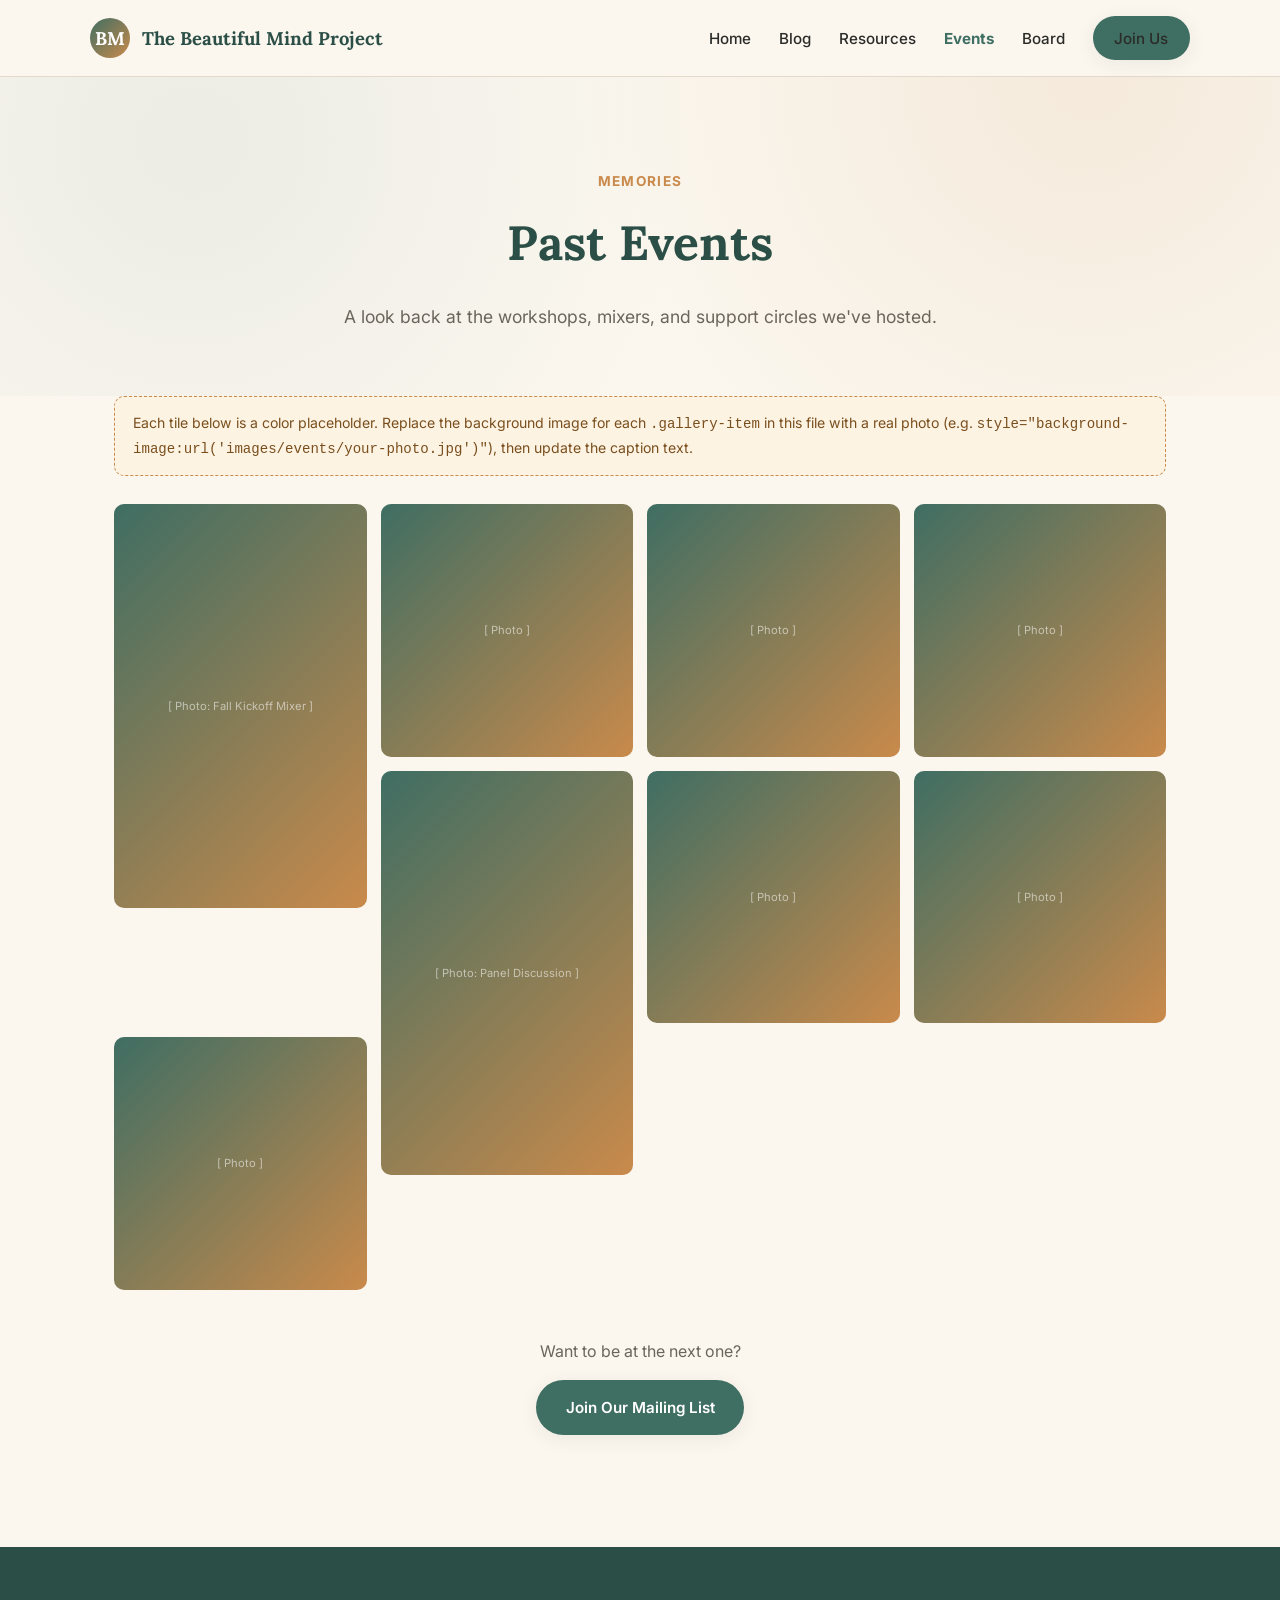
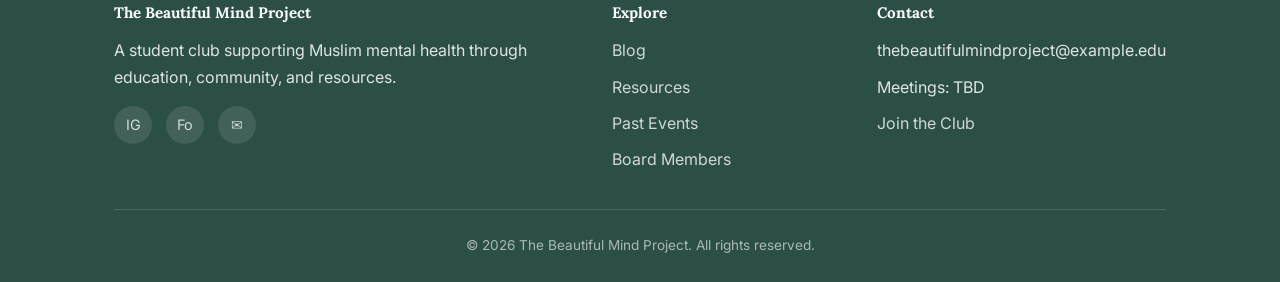
<file: events.html>
<!DOCTYPE html>
<html lang="en">
<head>
<meta charset="UTF-8">
<meta name="viewport" content="width=device-width, initial-scale=1.0">
<title>Past Events — The Beautiful Mind Project</title>
<link rel="preconnect" href="https://fonts.googleapis.com">
<link href="https://fonts.googleapis.com/css2?family=Lora:wght@500;600;700&family=Inter:wght@400;500;600;700&display=swap" rel="stylesheet">
<link rel="stylesheet" href="css/style.css">
</head>
<body>

<header class="site-header">
  <div class="container nav">
    <a href="index.html" class="brand">
      <span class="brand-mark">BM</span>
      The Beautiful Mind Project
    </a>
    <button class="nav-toggle" aria-label="Toggle menu">
      <span></span><span></span><span></span>
    </button>
    <ul class="nav-links">
      <li><a href="index.html">Home</a></li>
      <li><a href="blog.html">Blog</a></li>
      <li><a href="resources.html">Resources</a></li>
      <li><a href="events.html" class="active">Events</a></li>
      <li><a href="board.html">Board</a></li>
      <li><a href="interest-form.html" class="btn btn-primary" style="padding:0.5em 1.3em;">Join Us</a></li>
    </ul>
  </div>
</header>

<section class="hero" style="padding-bottom:30px;">
  <div class="container">
    <span class="hero-eyebrow">Memories</span>
    <h1>Past Events</h1>
    <p class="hero-sub">A look back at the workshops, mixers, and support circles we've hosted.
    <!-- PLACEHOLDER: swap every tile background below for a real event photo --></p>
  </div>
</section>

<section class="section" style="padding-top:0;">
  <div class="container">

    <div class="placeholder-note">
      Each tile below is a color placeholder. Replace the background image for each
      <code>.gallery-item</code> in this file with a real photo (e.g.
      <code>style="background-image:url('images/events/your-photo.jpg')"</code>), then update
      the caption text.
    </div>

    <div class="gallery">
      <div class="gallery-item tall">
        <span class="gallery-placeholder-label">[ Photo: Fall Kickoff Mixer ]</span>
        <div class="gallery-caption">Fall Kickoff Mixer — Oct 2026</div>
      </div>
      <div class="gallery-item">
        <span class="gallery-placeholder-label">[ Photo ]</span>
        <div class="gallery-caption">Journaling Workshop — Oct 2026</div>
      </div>
      <div class="gallery-item">
        <span class="gallery-placeholder-label">[ Photo ]</span>
        <div class="gallery-caption">Support Circle #1 — Sep 2026</div>
      </div>
      <div class="gallery-item">
        <span class="gallery-placeholder-label">[ Photo ]</span>
        <div class="gallery-caption">Henna &amp; Chill Night — Sep 2026</div>
      </div>
      <div class="gallery-item tall">
        <span class="gallery-placeholder-label">[ Photo: Panel Discussion ]</span>
        <div class="gallery-caption">"Therapy & Taqwa" Panel — Nov 2026</div>
      </div>
      <div class="gallery-item">
        <span class="gallery-placeholder-label">[ Photo ]</span>
        <div class="gallery-caption">Stress-Relief Craft Night — Nov 2026</div>
      </div>
      <div class="gallery-item">
        <span class="gallery-placeholder-label">[ Photo ]</span>
        <div class="gallery-caption">Board Game Social — Dec 2026</div>
      </div>
      <div class="gallery-item">
        <span class="gallery-placeholder-label">[ Photo ]</span>
        <div class="gallery-caption">End-of-Quarter Dinner — Dec 2026</div>
      </div>
    </div>

    <div style="text-align:center; margin-top:48px;">
      <p style="color:var(--color-text-muted);">Want to be at the next one?</p>
      <a href="interest-form.html" class="btn btn-primary">Join Our Mailing List</a>
    </div>

  </div>
</section>

<footer class="site-footer">
  <div class="container">
    <div class="footer-grid">
      <div>
        <h4>The Beautiful Mind Project</h4>
        <p>A student club supporting Muslim mental health through education, community,
        and resources.</p>
        <div class="social-row">
          <a href="#" aria-label="Instagram">IG</a>
          <a href="#" aria-label="Discord / Forum">Fo</a>
          <a href="mailto:thebeautifulmindproject@example.edu" aria-label="Email">✉</a>
        </div>
      </div>
      <div>
        <h4>Explore</h4>
        <ul class="footer-links">
          <li><a href="blog.html">Blog</a></li>
          <li><a href="resources.html">Resources</a></li>
          <li><a href="events.html">Past Events</a></li>
          <li><a href="board.html">Board Members</a></li>
        </ul>
      </div>
      <div>
        <h4>Contact</h4>
        <ul class="footer-links">
          <li>thebeautifulmindproject@example.edu</li>
          <li>Meetings: TBD</li>
          <li><a href="interest-form.html">Join the Club</a></li>
        </ul>
      </div>
    </div>
    <div class="footer-bottom">
      © 2026 The Beautiful Mind Project. All rights reserved.
    </div>
  </div>
</footer>

<script src="js/main.js"></script>
</body>
</html>
</file>
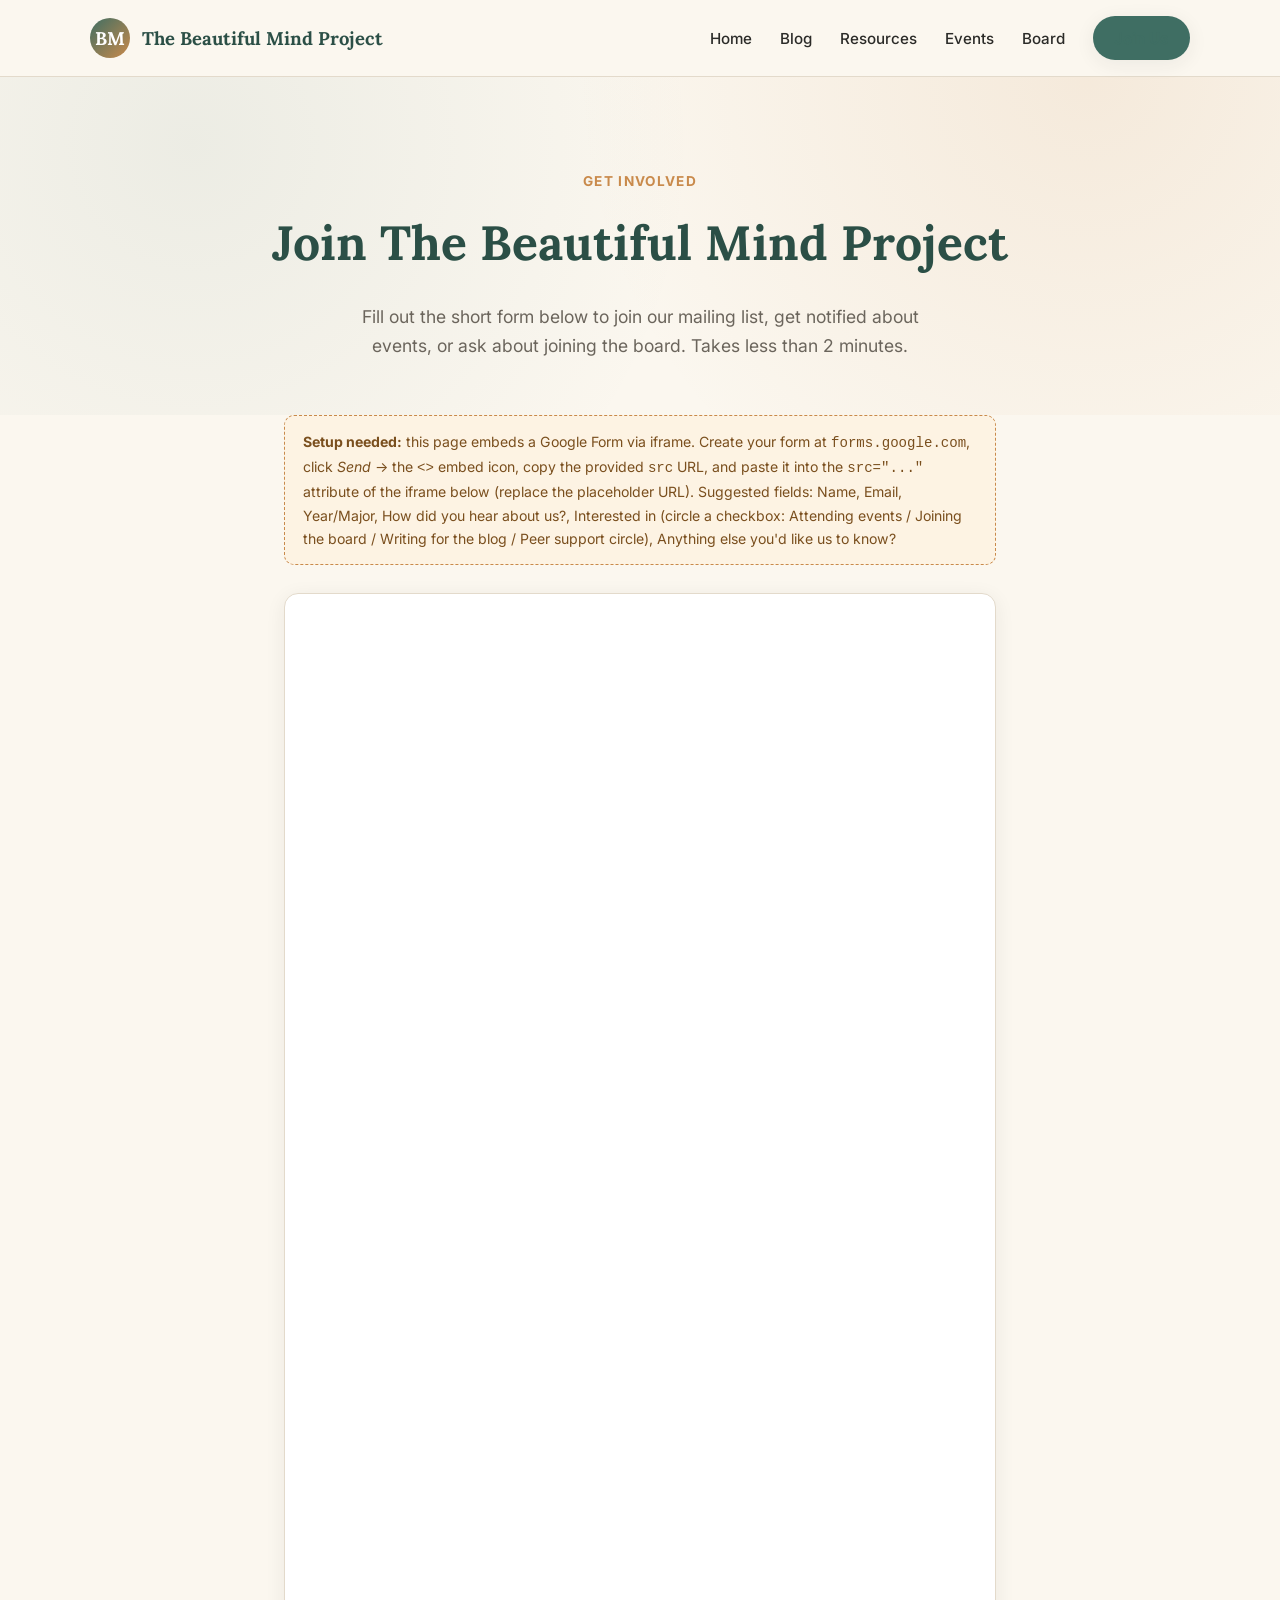
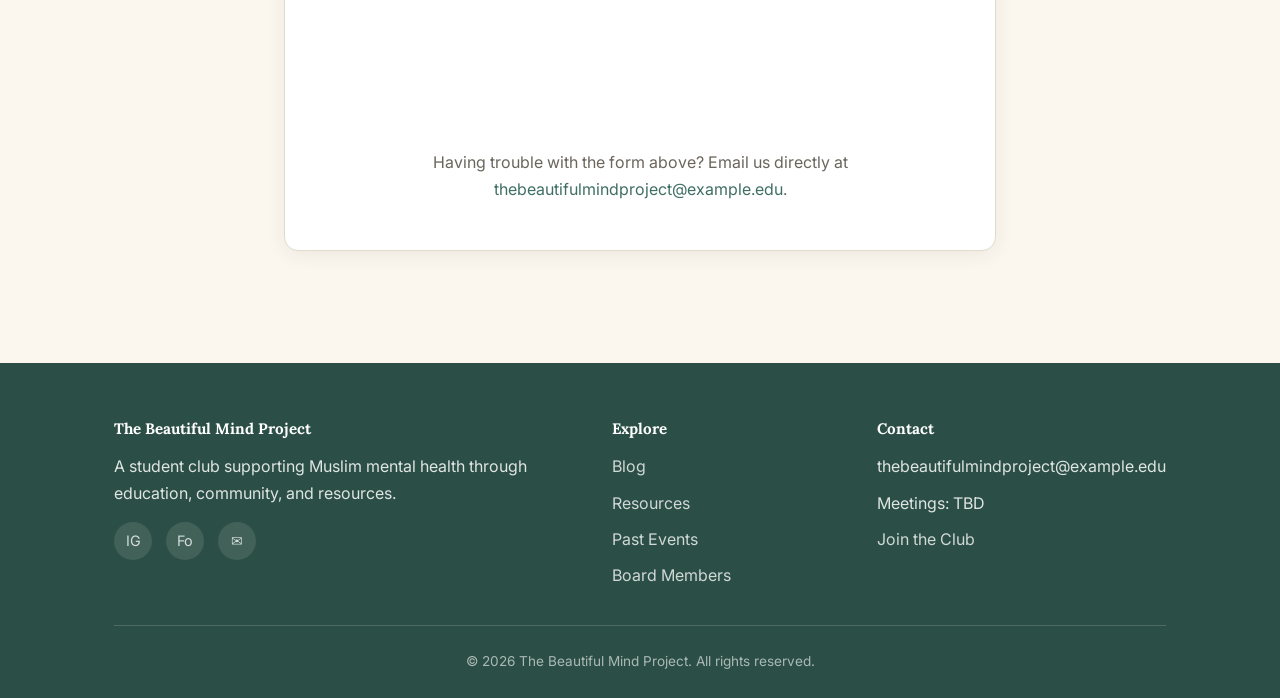
<file: interest-form.html>
<!DOCTYPE html>
<html lang="en">
<head>
<meta charset="UTF-8">
<meta name="viewport" content="width=device-width, initial-scale=1.0">
<title>Join Us — The Beautiful Mind Project</title>
<link rel="preconnect" href="https://fonts.googleapis.com">
<link href="https://fonts.googleapis.com/css2?family=Lora:wght@500;600;700&family=Inter:wght@400;500;600;700&display=swap" rel="stylesheet">
<link rel="stylesheet" href="css/style.css">
</head>
<body>

<header class="site-header">
  <div class="container nav">
    <a href="index.html" class="brand">
      <span class="brand-mark">BM</span>
      The Beautiful Mind Project
    </a>
    <button class="nav-toggle" aria-label="Toggle menu">
      <span></span><span></span><span></span>
    </button>
    <ul class="nav-links">
      <li><a href="index.html">Home</a></li>
      <li><a href="blog.html">Blog</a></li>
      <li><a href="resources.html">Resources</a></li>
      <li><a href="events.html">Events</a></li>
      <li><a href="board.html">Board</a></li>
      <li><a href="interest-form.html" class="btn btn-primary active" style="padding:0.5em 1.3em;">Join Us</a></li>
    </ul>
  </div>
</header>

<section class="hero" style="padding-bottom:20px;">
  <div class="container">
    <span class="hero-eyebrow">Get Involved</span>
    <h1>Join The Beautiful Mind Project</h1>
    <p class="hero-sub">Fill out the short form below to join our mailing list, get notified
    about events, or ask about joining the board. Takes less than 2 minutes.</p>
  </div>
</section>

<section class="section" style="padding-top:0;">
  <div class="container" style="max-width:760px;">

    <div class="placeholder-note">
      <strong>Setup needed:</strong> this page embeds a Google Form via iframe. Create your
      form at <code>forms.google.com</code>, click <em>Send</em> → the <code>&lt;&gt;</code>
      embed icon, copy the provided <code>src</code> URL, and paste it into the
      <code>src="..."</code> attribute of the iframe below (replace the placeholder URL).
      Suggested fields: Name, Email, Year/Major, How did you hear about us?, Interested in
      (circle a checkbox: Attending events / Joining the board / Writing for the blog / Peer
      support circle), Anything else you'd like us to know?
    </div>

    <div class="form-wrap">
      <!-- PLACEHOLDER: replace src below with your real embedded Google Form URL -->
      <iframe
        src="https://docs.google.com/forms/d/e/REPLACE_WITH_YOUR_FORM_ID/viewform?embedded=true"
        title="The Beautiful Mind Project interest form">
      </iframe>
      <div class="form-fallback">
        Having trouble with the form above? Email us directly at
        <a href="mailto:thebeautifulmindproject@example.edu">thebeautifulmindproject@example.edu</a>.
      </div>
    </div>

  </div>
</section>

<footer class="site-footer">
  <div class="container">
    <div class="footer-grid">
      <div>
        <h4>The Beautiful Mind Project</h4>
        <p>A student club supporting Muslim mental health through education, community,
        and resources.</p>
        <div class="social-row">
          <a href="#" aria-label="Instagram">IG</a>
          <a href="#" aria-label="Discord / Forum">Fo</a>
          <a href="mailto:thebeautifulmindproject@example.edu" aria-label="Email">✉</a>
        </div>
      </div>
      <div>
        <h4>Explore</h4>
        <ul class="footer-links">
          <li><a href="blog.html">Blog</a></li>
          <li><a href="resources.html">Resources</a></li>
          <li><a href="events.html">Past Events</a></li>
          <li><a href="board.html">Board Members</a></li>
        </ul>
      </div>
      <div>
        <h4>Contact</h4>
        <ul class="footer-links">
          <li>thebeautifulmindproject@example.edu</li>
          <li>Meetings: TBD</li>
          <li><a href="interest-form.html">Join the Club</a></li>
        </ul>
      </div>
    </div>
    <div class="footer-bottom">
      © 2026 The Beautiful Mind Project. All rights reserved.
    </div>
  </div>
</footer>

<script src="js/main.js"></script>
</body>
</html>
</file>
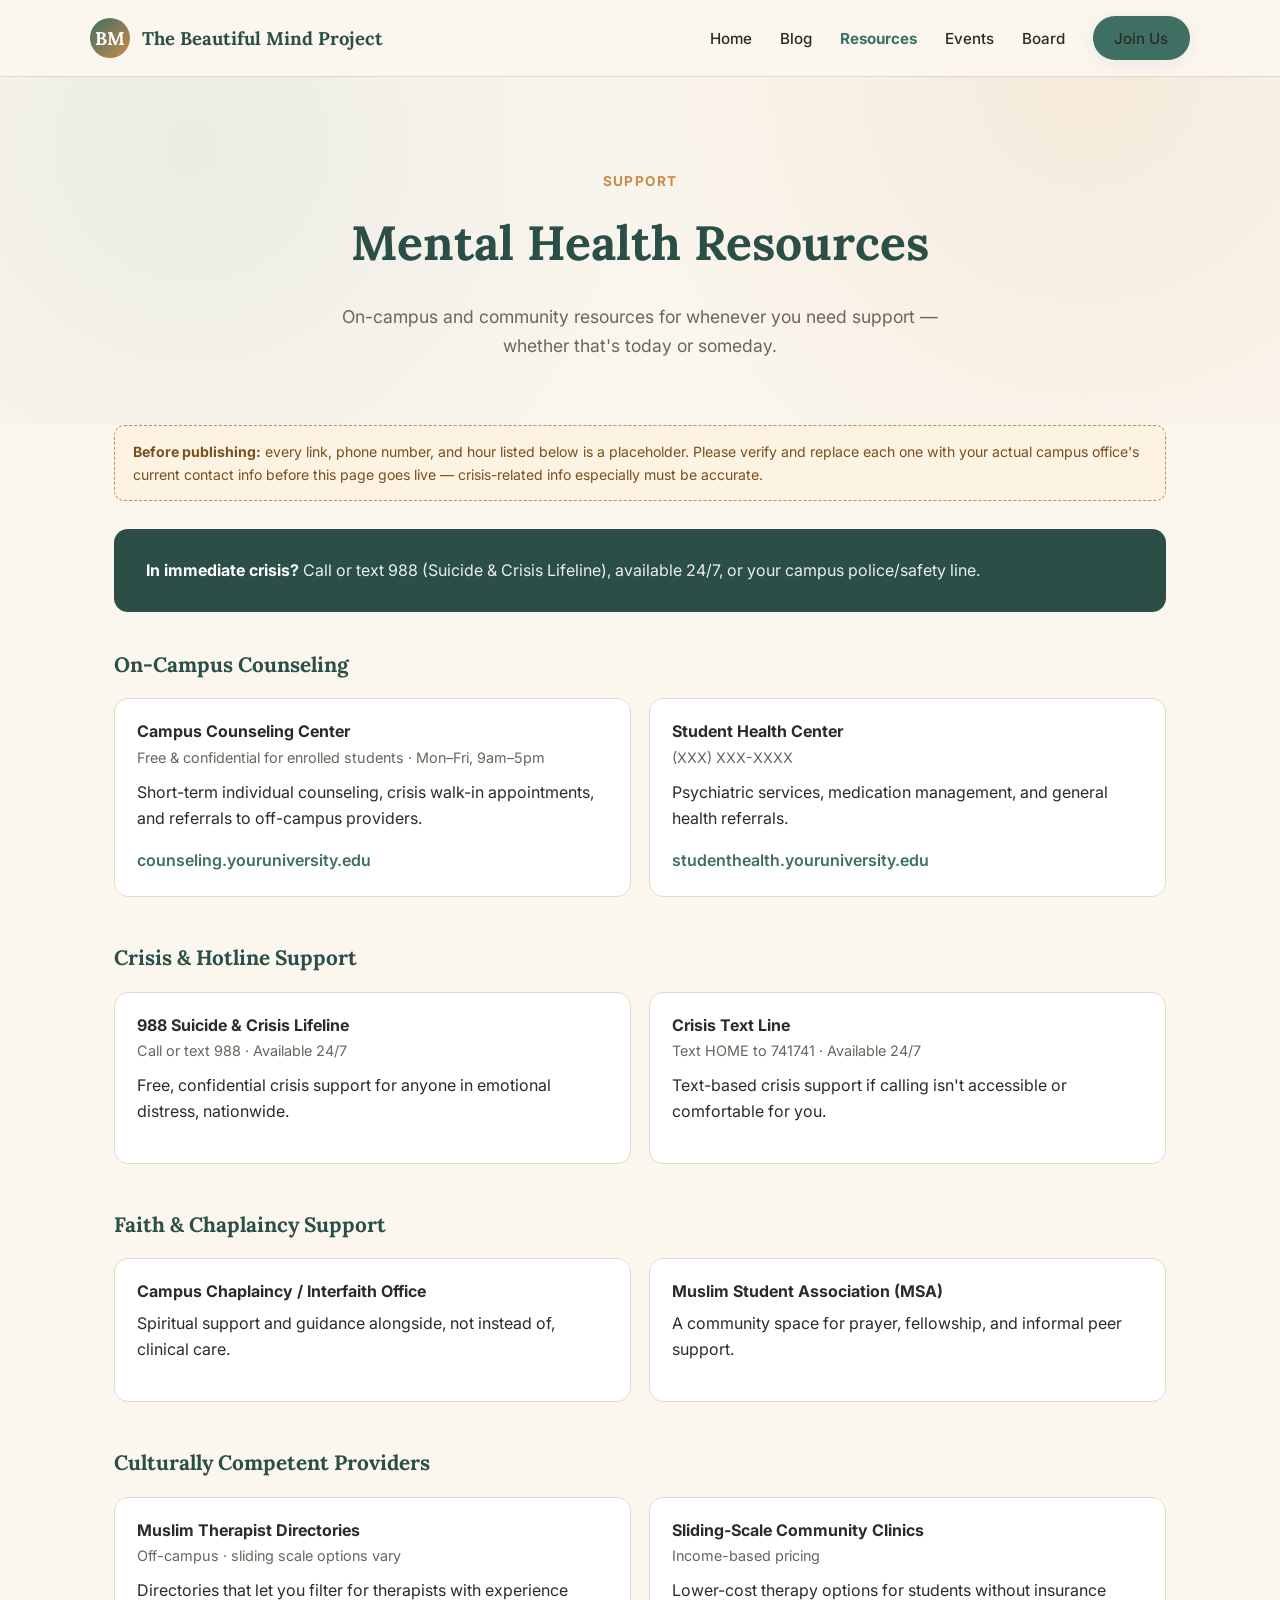
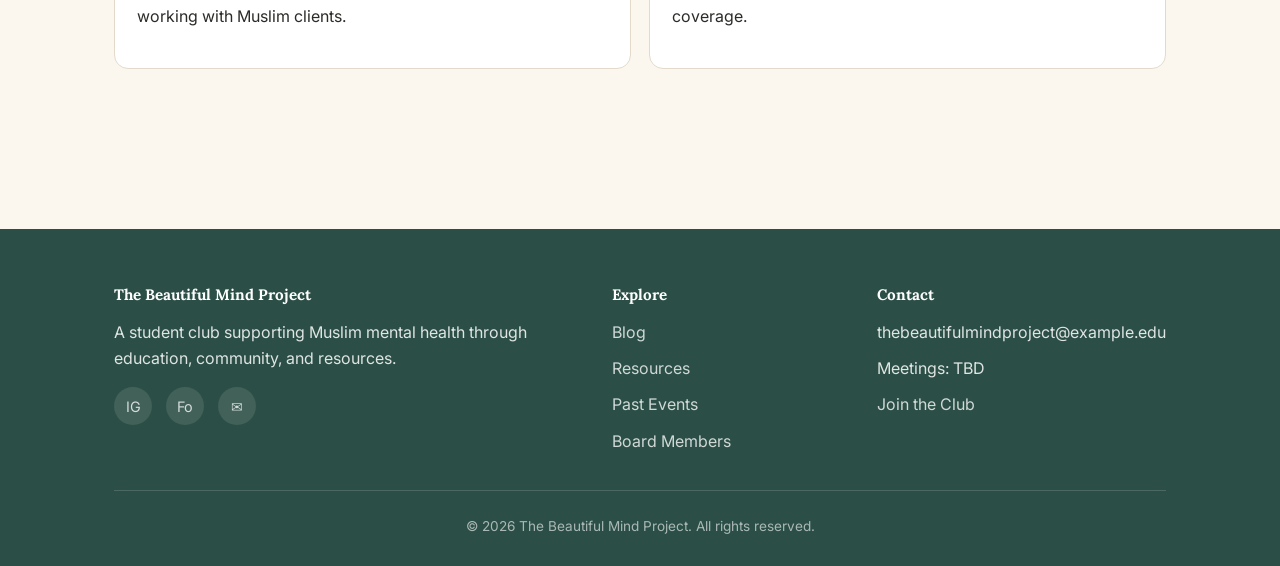
<file: resources.html>
<!DOCTYPE html>
<html lang="en">
<head>
<meta charset="UTF-8">
<meta name="viewport" content="width=device-width, initial-scale=1.0">
<title>Resources — The Beautiful Mind Project</title>
<link rel="preconnect" href="https://fonts.googleapis.com">
<link href="https://fonts.googleapis.com/css2?family=Lora:wght@500;600;700&family=Inter:wght@400;500;600;700&display=swap" rel="stylesheet">
<link rel="stylesheet" href="css/style.css">
</head>
<body>

<header class="site-header">
  <div class="container nav">
    <a href="index.html" class="brand">
      <span class="brand-mark">BM</span>
      The Beautiful Mind Project
    </a>
    <button class="nav-toggle" aria-label="Toggle menu">
      <span></span><span></span><span></span>
    </button>
    <ul class="nav-links">
      <li><a href="index.html">Home</a></li>
      <li><a href="blog.html">Blog</a></li>
      <li><a href="resources.html" class="active">Resources</a></li>
      <li><a href="events.html">Events</a></li>
      <li><a href="board.html">Board</a></li>
      <li><a href="interest-form.html" class="btn btn-primary" style="padding:0.5em 1.3em;">Join Us</a></li>
    </ul>
  </div>
</header>

<section class="hero" style="padding-bottom:30px;">
  <div class="container">
    <span class="hero-eyebrow">Support</span>
    <h1>Mental Health Resources</h1>
    <p class="hero-sub">On-campus and community resources for whenever you need support —
    whether that's today or someday.</p>
  </div>
</section>

<section class="section" style="padding-top:0;">
  <div class="container">

    <div class="placeholder-note">
      <strong>Before publishing:</strong> every link, phone number, and hour listed below is a
      placeholder. Please verify and replace each one with your actual campus office's current
      contact info before this page goes live — crisis-related info especially must be accurate.
    </div>

    <div class="callout">
      <p><strong>In immediate crisis?</strong> Call or text 988 (Suicide &amp; Crisis Lifeline),
      available 24/7, or your campus police/safety line.
      <!-- PLACEHOLDER: add your campus-specific emergency number here --></p>
    </div>

    <div class="resource-category">
      <h3>On-Campus Counseling</h3>
      <div class="resource-list">
        <div class="resource-card">
          <h4>Campus Counseling Center <!-- PLACEHOLDER: real office name --></h4>
          <div class="resource-meta">Free &amp; confidential for enrolled students · <!-- PLACEHOLDER: hours --> Mon–Fri, 9am–5pm</div>
          <p>Short-term individual counseling, crisis walk-in appointments, and referrals to
          off-campus providers.</p>
          <a class="resource-link" href="#"><!-- PLACEHOLDER: real link --> counseling.youruniversity.edu</a>
        </div>
        <div class="resource-card">
          <h4>Student Health Center <!-- PLACEHOLDER --></h4>
          <div class="resource-meta"><!-- PLACEHOLDER: phone number --> (XXX) XXX-XXXX</div>
          <p>Psychiatric services, medication management, and general health referrals.</p>
          <a class="resource-link" href="#"><!-- PLACEHOLDER: real link --> studenthealth.youruniversity.edu</a>
        </div>
      </div>
    </div>

    <div class="resource-category">
      <h3>Crisis &amp; Hotline Support</h3>
      <div class="resource-list">
        <div class="resource-card">
          <h4>988 Suicide &amp; Crisis Lifeline</h4>
          <div class="resource-meta">Call or text 988 · Available 24/7</div>
          <p>Free, confidential crisis support for anyone in emotional distress, nationwide.</p>
        </div>
        <div class="resource-card">
          <h4>Crisis Text Line</h4>
          <div class="resource-meta">Text HOME to 741741 · Available 24/7</div>
          <p>Text-based crisis support if calling isn't accessible or comfortable for you.</p>
        </div>
      </div>
    </div>

    <div class="resource-category">
      <h3>Faith &amp; Chaplaincy Support</h3>
      <div class="resource-list">
        <div class="resource-card">
          <h4>Campus Chaplaincy / Interfaith Office <!-- PLACEHOLDER --></h4>
          <div class="resource-meta"><!-- PLACEHOLDER: hours/contact --></div>
          <p>Spiritual support and guidance alongside, not instead of, clinical care.</p>
          <a class="resource-link" href="#"><!-- PLACEHOLDER: real link --></a>
        </div>
        <div class="resource-card">
          <h4>Muslim Student Association (MSA) <!-- PLACEHOLDER --></h4>
          <div class="resource-meta"><!-- PLACEHOLDER: meeting info --></div>
          <p>A community space for prayer, fellowship, and informal peer support.</p>
          <a class="resource-link" href="#"><!-- PLACEHOLDER: real link --></a>
        </div>
      </div>
    </div>

    <div class="resource-category">
      <h3>Culturally Competent Providers</h3>
      <div class="resource-list">
        <div class="resource-card">
          <h4>Muslim Therapist Directories</h4>
          <div class="resource-meta">Off-campus · sliding scale options vary</div>
          <p>Directories that let you filter for therapists with experience working with Muslim
          clients. <!-- PLACEHOLDER: link to a specific directory your club recommends --></p>
          <a class="resource-link" href="#"><!-- PLACEHOLDER: real link --></a>
        </div>
        <div class="resource-card">
          <h4>Sliding-Scale Community Clinics</h4>
          <div class="resource-meta">Income-based pricing</div>
          <p>Lower-cost therapy options for students without insurance coverage.
          <!-- PLACEHOLDER: link to a local clinic your club recommends --></p>
          <a class="resource-link" href="#"><!-- PLACEHOLDER: real link --></a>
        </div>
      </div>
    </div>

  </div>
</section>

<footer class="site-footer">
  <div class="container">
    <div class="footer-grid">
      <div>
        <h4>The Beautiful Mind Project</h4>
        <p>A student club supporting Muslim mental health through education, community,
        and resources.</p>
        <div class="social-row">
          <a href="#" aria-label="Instagram">IG</a>
          <a href="#" aria-label="Discord / Forum">Fo</a>
          <a href="mailto:thebeautifulmindproject@example.edu" aria-label="Email">✉</a>
        </div>
      </div>
      <div>
        <h4>Explore</h4>
        <ul class="footer-links">
          <li><a href="blog.html">Blog</a></li>
          <li><a href="resources.html">Resources</a></li>
          <li><a href="events.html">Past Events</a></li>
          <li><a href="board.html">Board Members</a></li>
        </ul>
      </div>
      <div>
        <h4>Contact</h4>
        <ul class="footer-links">
          <li>thebeautifulmindproject@example.edu</li>
          <li>Meetings: TBD</li>
          <li><a href="interest-form.html">Join the Club</a></li>
        </ul>
      </div>
    </div>
    <div class="footer-bottom">
      © 2026 The Beautiful Mind Project. All rights reserved.
    </div>
  </div>
</footer>

<script src="js/main.js"></script>
</body>
</html>
</file>
<file: css/style.css>
/* ===========================================================
   THE BEAUTIFUL MIND PROJECT — shared stylesheet
   Color palette is PLACEHOLDER. Once you have your logo's
   official colors, update the values in :root below — every
   page on the site will update automatically.
   =========================================================== */

:root {
  /* --- PLACEHOLDER PALETTE: swap these for your logo colors --- */
  --color-bg: #FBF7EF;          /* warm cream page background */
  --color-bg-alt: #F1EADC;      /* slightly deeper cream for alt sections */
  --color-surface: #FFFFFF;     /* card backgrounds */
  --color-primary: #3F6E63;     /* deep sage green */
  --color-primary-dark: #2B4F46;
  --color-secondary: #C98A4B;   /* warm terracotta / gold accent */
  --color-secondary-light: #E4B98A;
  --color-text: #2B2B28;        /* near-black warm charcoal */
  --color-text-muted: #6B655C;
  --color-border: #E3DACB;
  --color-success-bg: #EAF2EC;

  --font-heading: 'Lora', Georgia, serif;
  --font-body: 'Inter', -apple-system, BlinkMacSystemFont, 'Segoe UI', sans-serif;

  --container-width: 1100px;
  --radius: 14px;
  --shadow-soft: 0 4px 20px rgba(43, 43, 40, 0.07);
  --shadow-hover: 0 10px 30px rgba(43, 43, 40, 0.12);
}

* { box-sizing: border-box; }

html { scroll-behavior: smooth; }

body {
  margin: 0;
  font-family: var(--font-body);
  background: var(--color-bg);
  color: var(--color-text);
  line-height: 1.65;
  -webkit-font-smoothing: antialiased;
}

h1, h2, h3, h4 {
  font-family: var(--font-heading);
  line-height: 1.25;
  margin: 0 0 0.5em;
  color: var(--color-primary-dark);
}

h1 { font-size: clamp(2.1rem, 4vw, 3rem); }
h2 { font-size: clamp(1.6rem, 3vw, 2.1rem); }
h3 { font-size: 1.3rem; }

p { margin: 0 0 1em; }

a { color: var(--color-primary); text-decoration: none; }
a:hover { text-decoration: underline; }

img { max-width: 100%; display: block; }

.container {
  width: 100%;
  max-width: var(--container-width);
  margin: 0 auto;
  padding: 0 24px;
}

.section { padding: 72px 0; }
.section-alt { background: var(--color-bg-alt); }

.section-eyebrow {
  text-transform: uppercase;
  letter-spacing: 0.12em;
  font-size: 0.78rem;
  font-weight: 600;
  color: var(--color-secondary);
  margin-bottom: 0.6em;
  display: block;
}

.section-header { max-width: 640px; margin: 0 auto 2.5rem; text-align: center; }
.section-header p { color: var(--color-text-muted); }

/* ---------- Buttons ---------- */
.btn {
  display: inline-block;
  padding: 0.85em 1.8em;
  border-radius: 999px;
  font-weight: 600;
  font-size: 0.95rem;
  cursor: pointer;
  border: 2px solid transparent;
  transition: transform 0.15s ease, box-shadow 0.15s ease, background 0.15s ease;
}
.btn:hover { text-decoration: none; transform: translateY(-1px); }

.btn-primary {
  background: var(--color-primary);
  color: #fff;
  box-shadow: var(--shadow-soft);
}
.btn-primary:hover { background: var(--color-primary-dark); box-shadow: var(--shadow-hover); }

.btn-outline {
  background: transparent;
  border-color: var(--color-primary);
  color: var(--color-primary-dark);
}
.btn-outline:hover { background: var(--color-primary); color: #fff; }

.btn-secondary {
  background: var(--color-secondary);
  color: #fff;
}
.btn-secondary:hover { background: #B6763B; }

/* ---------- Header / Nav ---------- */
.site-header {
  position: sticky;
  top: 0;
  z-index: 100;
  background: rgba(251, 247, 239, 0.92);
  backdrop-filter: blur(8px);
  border-bottom: 1px solid var(--color-border);
}

.nav {
  display: flex;
  align-items: center;
  justify-content: space-between;
  padding: 16px 0;
}

.brand {
  display: flex;
  align-items: center;
  gap: 12px;
  font-family: var(--font-heading);
  font-weight: 700;
  font-size: 1.15rem;
  color: var(--color-primary-dark);
}

.brand-mark {
  width: 40px;
  height: 40px;
  border-radius: 50%;
  background: linear-gradient(135deg, var(--color-primary), var(--color-secondary));
  display: flex;
  align-items: center;
  justify-content: center;
  color: #fff;
  font-weight: 700;
  font-family: var(--font-heading);
  flex-shrink: 0;
  /* Replace this whole element with <img src="images/logo.png" alt="The Beautiful Mind Project logo"> once you have the real logo exported as PNG/SVG */
}

.nav-links {
  display: flex;
  align-items: center;
  gap: 28px;
  list-style: none;
  margin: 0;
  padding: 0;
}

.nav-links a {
  color: var(--color-text);
  font-weight: 500;
  font-size: 0.95rem;
}

.nav-links a.active { color: var(--color-primary); font-weight: 700; }

.nav-toggle {
  display: none;
  flex-direction: column;
  gap: 5px;
  background: none;
  border: none;
  cursor: pointer;
  padding: 6px;
}
.nav-toggle span {
  width: 24px;
  height: 2px;
  background: var(--color-primary-dark);
  display: block;
}

@media (max-width: 820px) {
  .nav-toggle { display: flex; }
  .nav-links {
    position: absolute;
    top: 100%;
    left: 0;
    right: 0;
    background: var(--color-surface);
    flex-direction: column;
    align-items: flex-start;
    gap: 0;
    padding: 8px 24px 20px;
    border-bottom: 1px solid var(--color-border);
    box-shadow: var(--shadow-soft);
    display: none;
  }
  .nav-links.open { display: flex; }
  .nav-links li { width: 100%; }
  .nav-links a { display: block; padding: 12px 0; }
}

/* ---------- Hero ---------- */
.hero {
  padding: 90px 0 70px;
  text-align: center;
  background:
    radial-gradient(circle at 15% 20%, rgba(63,110,99,0.08) 0, transparent 45%),
    radial-gradient(circle at 85% 0%, rgba(201,138,75,0.12) 0, transparent 45%);
}
.hero-eyebrow {
  color: var(--color-secondary);
  font-weight: 700;
  letter-spacing: 0.1em;
  text-transform: uppercase;
  font-size: 0.85rem;
}
.hero h1 { max-width: 780px; margin: 0.4em auto 0.6em; }
.hero-sub {
  max-width: 600px;
  margin: 0 auto 2em;
  color: var(--color-text-muted);
  font-size: 1.1rem;
}
.hero-actions { display: flex; gap: 16px; justify-content: center; flex-wrap: wrap; }

/* ---------- Cards / grids ---------- */
.grid {
  display: grid;
  gap: 28px;
  grid-template-columns: repeat(3, 1fr);
}
@media (max-width: 900px) { .grid { grid-template-columns: repeat(2, 1fr); } }
@media (max-width: 600px) { .grid { grid-template-columns: 1fr; } }

.card {
  background: var(--color-surface);
  border: 1px solid var(--color-border);
  border-radius: var(--radius);
  overflow: hidden;
  box-shadow: var(--shadow-soft);
  transition: transform 0.18s ease, box-shadow 0.18s ease;
  display: flex;
  flex-direction: column;
}
.card:hover { transform: translateY(-4px); box-shadow: var(--shadow-hover); }
.card-body { padding: 22px; display: flex; flex-direction: column; gap: 10px; flex: 1; }
.card-img {
  width: 100%;
  aspect-ratio: 16/10;
  background: linear-gradient(135deg, var(--color-primary) 0%, var(--color-secondary-light) 100%);
  display: flex;
  align-items: center;
  justify-content: center;
  color: rgba(255,255,255,0.85);
  font-size: 0.8rem;
  text-align: center;
  padding: 10px;
}

/* ---------- "What We Do" list ---------- */
.pillars {
  display: grid;
  grid-template-columns: repeat(4, 1fr);
  gap: 24px;
}
@media (max-width: 900px) { .pillars { grid-template-columns: repeat(2, 1fr); } }
@media (max-width: 560px) { .pillars { grid-template-columns: 1fr; } }
.pillar {
  background: var(--color-surface);
  border: 1px solid var(--color-border);
  border-radius: var(--radius);
  padding: 26px 22px;
  text-align: left;
}
.pillar-icon {
  width: 46px;
  height: 46px;
  border-radius: 50%;
  background: var(--color-success-bg);
  color: var(--color-primary);
  display: flex;
  align-items: center;
  justify-content: center;
  font-size: 1.3rem;
  margin-bottom: 14px;
}

/* ---------- Blog ---------- */
.post-meta {
  font-size: 0.85rem;
  color: var(--color-text-muted);
  display: flex;
  gap: 10px;
  align-items: center;
}
.post-excerpt { color: var(--color-text-muted); flex: 1; }
.post-tag {
  display: inline-block;
  background: var(--color-success-bg);
  color: var(--color-primary-dark);
  font-size: 0.75rem;
  font-weight: 600;
  padding: 3px 10px;
  border-radius: 999px;
}

.post-article {
  max-width: 680px;
  margin: 0 auto;
  padding: 60px 24px 90px;
}
.post-article .post-tag { margin-bottom: 14px; }
.post-article h1 { font-size: clamp(1.9rem, 4vw, 2.6rem); }
.post-article .post-meta { margin-bottom: 2.2em; }
.post-article .cover-placeholder {
  aspect-ratio: 16/8;
  border-radius: var(--radius);
  margin-bottom: 2em;
}
.post-article p { font-size: 1.08rem; color: #3a3833; }
.post-article h2 { margin-top: 1.6em; }
.post-article blockquote {
  border-left: 3px solid var(--color-secondary);
  margin: 1.8em 0;
  padding: 0.2em 0 0.2em 1.2em;
  font-style: italic;
  color: var(--color-text-muted);
}
.back-link { display: inline-block; margin-bottom: 2em; font-weight: 600; }

/* ---------- Resources ---------- */
.resource-category { margin-bottom: 48px; }
.resource-category h3 { margin-bottom: 1em; }
.resource-list { display: grid; gap: 18px; grid-template-columns: repeat(2, 1fr); }
@media (max-width: 700px) { .resource-list { grid-template-columns: 1fr; } }
.resource-card {
  background: var(--color-surface);
  border: 1px solid var(--color-border);
  border-radius: var(--radius);
  padding: 22px;
}
.resource-card h4 { margin-bottom: 0.3em; color: var(--color-text); font-family: var(--font-body); }
.resource-card .resource-meta { font-size: 0.9rem; color: var(--color-text-muted); margin-bottom: 0.6em; }
.resource-card a.resource-link { font-weight: 600; }

.callout {
  background: var(--color-primary-dark);
  color: #fff;
  border-radius: var(--radius);
  padding: 28px 32px;
  margin-bottom: 40px;
  display: flex;
  justify-content: space-between;
  align-items: center;
  gap: 24px;
  flex-wrap: wrap;
}
.callout p { margin: 0; color: rgba(255,255,255,0.9); }
.callout strong { color: #fff; }

/* ---------- Gallery ---------- */
.gallery {
  display: grid;
  grid-template-columns: repeat(4, 1fr);
  gap: 14px;
}
@media (max-width: 900px) { .gallery { grid-template-columns: repeat(3, 1fr); } }
@media (max-width: 600px) { .gallery { grid-template-columns: repeat(2, 1fr); } }

.gallery-item {
  position: relative;
  border-radius: 10px;
  overflow: hidden;
  aspect-ratio: 1/1;
  background: linear-gradient(135deg, var(--color-primary), var(--color-secondary));
}
.gallery-item.tall { aspect-ratio: 1/1.6; grid-row: span 2; }
.gallery-caption {
  position: absolute;
  inset: auto 0 0 0;
  padding: 10px 12px;
  background: linear-gradient(to top, rgba(0,0,0,0.65), transparent);
  color: #fff;
  font-size: 0.8rem;
  opacity: 0;
  transition: opacity 0.2s ease;
}
.gallery-item:hover .gallery-caption { opacity: 1; }
.gallery-placeholder-label {
  position: absolute;
  inset: 0;
  display: flex;
  align-items: center;
  justify-content: center;
  color: rgba(255,255,255,0.55);
  font-size: 0.7rem;
  text-align: center;
  padding: 10px;
}

/* ---------- Board ---------- */
.board-grid {
  display: grid;
  grid-template-columns: repeat(4, 1fr);
  gap: 28px;
}
@media (max-width: 900px) { .board-grid { grid-template-columns: repeat(2, 1fr); } }
@media (max-width: 560px) { .board-grid { grid-template-columns: 1fr; } }
.board-card { text-align: center; }
.board-photo {
  width: 100%;
  aspect-ratio: 1/1;
  border-radius: 50%;
  background: linear-gradient(135deg, var(--color-secondary-light), var(--color-primary));
  margin-bottom: 14px;
  display: flex;
  align-items: center;
  justify-content: center;
  color: #fff;
  font-size: 2rem;
  font-family: var(--font-heading);
}
.board-card h3 { margin-bottom: 0.1em; font-size: 1.1rem; }
.board-role { color: var(--color-secondary); font-weight: 600; font-size: 0.85rem; margin-bottom: 0.5em; display: block; }
.board-bio { color: var(--color-text-muted); font-size: 0.92rem; }

/* ---------- Interest form page ---------- */
.form-wrap {
  background: var(--color-surface);
  border: 1px solid var(--color-border);
  border-radius: var(--radius);
  padding: 8px;
  box-shadow: var(--shadow-soft);
}
.form-wrap iframe { width: 100%; min-height: 1100px; border: none; border-radius: 8px; }
.form-fallback {
  padding: 40px;
  text-align: center;
  color: var(--color-text-muted);
}

/* ---------- Footer ---------- */
.site-footer {
  background: var(--color-primary-dark);
  color: rgba(255,255,255,0.85);
  padding: 56px 0 28px;
  margin-top: 40px;
}
.footer-grid {
  display: grid;
  grid-template-columns: 2fr 1fr 1fr;
  gap: 32px;
  margin-bottom: 36px;
}
@media (max-width: 700px) { .footer-grid { grid-template-columns: 1fr; } }
.site-footer h4 { color: #fff; font-size: 0.95rem; margin-bottom: 1em; }
.site-footer a { color: rgba(255,255,255,0.78); }
.site-footer a:hover { color: #fff; }
.footer-links { list-style: none; padding: 0; margin: 0; display: flex; flex-direction: column; gap: 10px; }
.social-row { display: flex; gap: 14px; margin-top: 6px; }
.social-row a {
  width: 38px; height: 38px;
  border-radius: 50%;
  background: rgba(255,255,255,0.1);
  display: flex; align-items: center; justify-content: center;
  font-size: 0.9rem;
}
.social-row a:hover { background: var(--color-secondary); }
.footer-bottom {
  border-top: 1px solid rgba(255,255,255,0.15);
  padding-top: 24px;
  font-size: 0.85rem;
  text-align: center;
  color: rgba(255,255,255,0.6);
}

/* ---------- Misc ---------- */
.placeholder-note {
  background: #FDF3E3;
  border: 1px dashed var(--color-secondary);
  color: #7A4F1E;
  border-radius: 10px;
  padding: 14px 18px;
  font-size: 0.88rem;
  margin-bottom: 28px;
}
</file>
